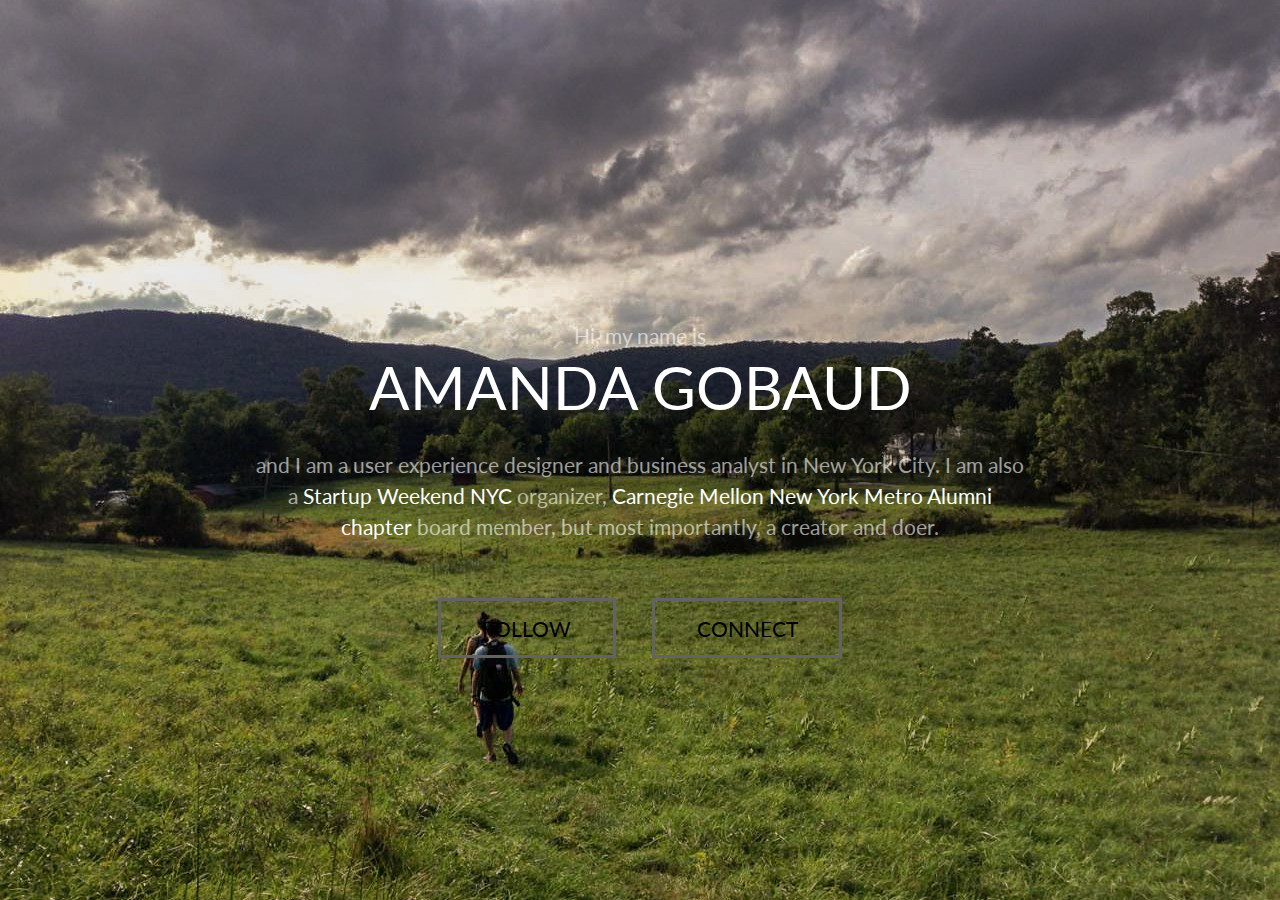
<file: index.html>
<!DOCTYPE html>
<html lang="en">
	<head>
    	<meta charset="utf-8">
    	<title>Amanda Gobaud | User Experience &amp; Interaction Designer</title>
    	<link rel="stylesheet" type="text/css" href="css/stylesheet.css" />
    	<link href='http://fonts.googleapis.com/css?family=Lato:300' rel='stylesheet' type='text/css'>
    	<script type="text/javascript" src='js/jquery-1.10.2.min.js'></script>
    	<script type="text/javascript" src='js/main.js'></script>
    	<script type="text/javascript">
    		$(window).scroll(function() {
		    	var height = $(window).scrollTop();

		    	if($(".title-name").offset().top + $(".title-name").height() - height - 15 <= 0)
		        	$("#nav-amanda-index").fadeIn('slow');

		        else
		        	$("#nav-amanda-index").fadeOut('fast');
			});
    	</script>
    </head>
  	<body>
  	<div class="header-img-wrap">
  		<div class="header-img"></div>
	  	<div class='intro-header-wrap'>
	  		<div class="intro-header">
		  		<div class="eyebrow">Hi, my name is</div>
		    	<div class="title-name">Amanda Gobaud</div>
		    	<div class="intro-text">and I am a user experience designer and business analyst in New York City. I am also a <a href="http://www.up.co/communities/usa/new-york-city/">Startup Weekend NYC</a> organizer, <a href="http://alumni.cmu.edu/s/1410/alumni/index.aspx?sid=1410&gid=1&pgid=443">Carnegie Mellon New York Metro Alumni chapter</a> board member, but most importantly, a creator and doer.</div>
		    	<div class="contact-bubbles-wrapper">
			    		<div class="outline-button"><a href="https://twitter.com/agobaud" class="outline-anchor">Follow</a></div>
		    			<div class="outline-button"><a href="https://www.linkedin.com/profile/view?id=86477710" class="outline-anchor">Connect</a></div>
		    	</div>
  	</body>
</html>
</file>
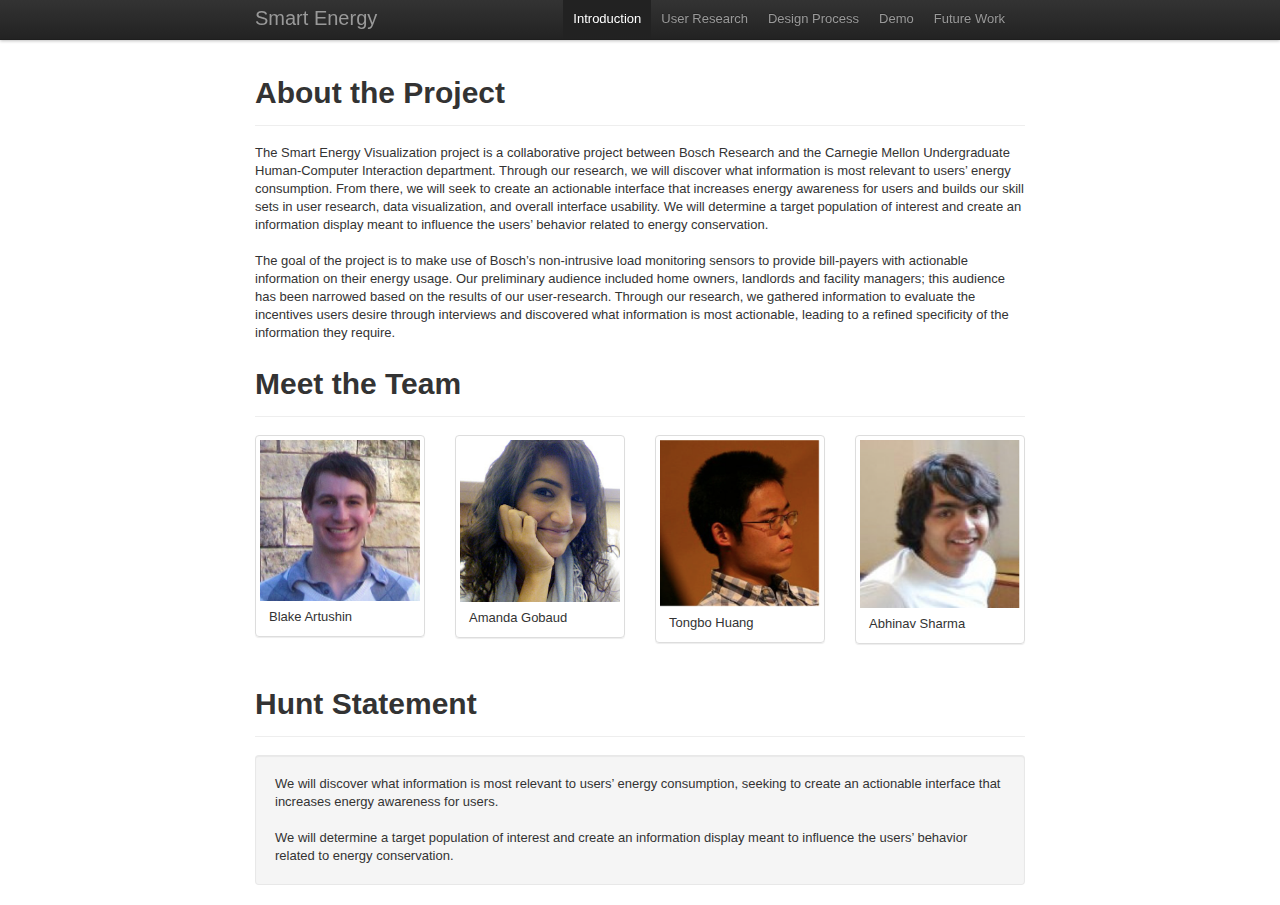
<file: smartenergy/index.html>
<!DOCTYPE html>
<html>
	<head>
		<title>Bosch Smart Energy | Final Project Report</title>
		<link href="css/bootstrap.css" rel="stylesheet" />
		<script src="http://twitter.github.com/bootstrap/assets/js/bootstrap-modal.js"></script>
		<link href="https://raw.github.com/blueimp/Bootstrap-Image-Gallery/master/css/bootstrap-image-gallery.min.css" rel="stylesheet" />
		<link rel="shortcut icon" href="img/favicon.ico">
		<script src="http://code.jquery.com/jquery-1.7.2.min.js"></script>
    <script src="http://blueimp.github.com/cdn/js/bootstrap.min.js"></script>
    <script src="http://blueimp.github.com/JavaScript-Load-Image/load-image.min.js"></script>
    <script src="https://raw.github.com/blueimp/Bootstrap-Image-Gallery/master/js/bootstrap-image-gallery.min.js"></script>
		<script>
			$(document).ready(function() {
				function changeSection(to) {
					console.log(to);
					$(".section").hide();
					$("#" + to).show();
					$(".nav li").removeClass("active");
					$("#act-" + to).addClass("active");
					$("#" + to).show();
					
				}
			
				$(".section").hide();
				$("#introduction").show();
				
				
				$(".navbar li").click(function(e) {
					changeSection(e.target.id.slice(4));
				});
				
			});
		</script>
		<style>
		body {
			padding-top: 60px;
		}
		
		.nav {
			
		}
		.sidebar-nav-fixed {
   			padding: 9px 0;
			position:fixed;
			top:70px;
			width:160px;
		}
		
		iframe {
		  margin-left: auto;
		  margin-right: auto;
		}

		</style>
	</head>
	
	<body>
		<div class="navbar navbar-fixed-top">
      		<div class="navbar-inner">
        		<div class="container">
          		<a class="btn btn-navbar" data-toggle="collapse" data-target=".nav-collapse">
            	<span class="icon-bar"></span>
            	<span class="icon-bar"></span>
            	<span class="icon-bar"></span>
          		</a>
          		<div class="brand" href="#">Smart Energy</div>
          		<div class="nav-collapse">
            	<ul class="nav">
            		<li id="act-introduction" class="active"><a id="nav-introduction" href="#">Introduction</a></li>
              		<li id="act-research"><a id="nav-research" href="#">User Research</a></li>
              		<li id="act-process"><a id="nav-process" href="#">Design Process</a></li>
              		<li id="act-demo"><a id="nav-demo" href="#">Demo</a></li>
              		<li id="act-future"><a id="nav-future" href="#">Future Work</a></li>
            	</ul>
          		</div><!--/.nav-collapse -->
        		</div>
      		</div>
    	</div>
    	
    	<!-- each section is  large page in the black top bar -->
    	<div class="container section" id="introduction">
    		<div class="row">
    			<div class="span8">
    				<div class="page-header">
						<h1>About the Project</h1>
  					</div>
  					<p>The Smart Energy Visualization project is a collaborative project between Bosch Research and the Carnegie Mellon Undergraduate Human-Computer Interaction department. Through our research, we will discover what information is most relevant to users&#146; energy consumption. From there, we will seek to create an actionable interface that increases energy awareness for users and builds our skill sets in user research, data visualization, and overall interface usability. We will determine a target population of interest and create an information display meant to influence the users&#146; behavior related to energy conservation.
  					<br /><br />
            The goal of the project is to make use of Bosch&#146;s non-intrusive load monitoring sensors to provide bill-payers with actionable information on their energy usage. Our preliminary audience included home owners, landlords and facility managers; this audience has been narrowed based on the results of our user-research. Through our research, we gathered information to evaluate the incentives users desire through interviews and discovered what information is most actionable, leading to a refined specificity of the information they require.</p>
  				</div>
    		</div>
    		
    		<div class="row" >
    			<div class="span8">
    				<div class="page-header">
						<h1>Meet the Team</h1>
  					</div>
  					<ul class="thumbnails">
  						<li class="span2">
						    <div class="thumbnail">
						      <img src="img/blake_profile.JPG" alt="">
						      <div class="caption">
						    Blake Artushin
						    </div>
						    </div>
						    
						</li>
						
						<li class="span2">
						    <div class="thumbnail">
						      <img src="img/profile_amanda.jpg" alt="">
						      <div class="caption">
						    Amanda Gobaud
						    </div>
						    </div>
						    
						</li>
						
						<li class="span2">
						    <div class="thumbnail">
						      <img src="img/tongbo.png" >
						      <div class="caption">
						    Tongbo Huang
						    </div>
						    </div>
						    
						</li>
						
						<li class="span2">
						    <div class="thumbnail">
						      <img src="img/abhinav.png" >
						      <div class="caption">
						    Abhinav Sharma
						    </div>
						    </div>
						    
						</li>
					</ul>
    			</div>
    		</div>
    		
    		
    		<div class="row">
    			<div class="span8">
    				<div class="page-header">
						<h1>Hunt Statement</h1>
  					</div>
  					<div class="well">
  						We will discover what information is most relevant to users&#146; energy consumption, seeking to create an actionable interface that increases energy awareness for users.
                <br /> <br />
              We will determine a target population of interest and create an information display meant to influence the users&#146; behavior related to energy conservation.
  					</div>
    			</div>
    		</div>
    		
    		
    		
    	</div>
    	
    	<div class="container section" id="research">
    	  <div class="row">
    			<div class="span8">
    				<div class="page-header">
						<h1>Key Takeaways</h1>
  					</div>
  					<p>
  					  Through our user research process documented below, we narrowed the scope of the project
  					  to home owners. Furthermore, specific to home owners, we listed some design goals:
  					  
  					  <ul>
  					    
  					    <li>Disaggregated information has been proven to be effective in helping
  					      save energy (from literature review)</li>
  					    
  					    <li>Goal setting helps with curtailing energy usage if the goals are specific.</li>
  					    
  					    <li>There is a very wide range of how much home owners care about energy use.
  					    </li>
  					      
  					    <li>Home owners do not consider their electric bills to be private or sensitive 
  					        information
    					  </li>
    					  
    					  <li>Users would like to be made aware of anomalies in their energy usage.</li>
  					  </ul>
  					</p>
  					
  					
    			</div>
    		</div>
    		
    		
    		<div class="row">
    			<div class="span8">
    				<div class="page-header">
						<h1>User Research Report</h1>
  					</div>
  					<iframe class="scribd_iframe_embed" src="http://www.scribd.com/embeds/93703641/content?start_page=1&view_mode=list&access_key=key-muv2a4p8cidd2o8yxbv" data-auto-height="true" data-aspect-ratio="0.772727272727273" scrolling="no" id="doc_34616" width="100%" height="600" frameborder="0"></iframe>
  					
  					
    			</div>
    		</div>
    		
    		
    	</div>
  	
    	
    	<div class="container section" id="process">
    	  
    	  <div class="row">
    			<div class="span8">
    				<div class="page-header">
						<h1>Platforms</h1>
  					</div>
  					  <p>In the early part of the design process, we considered different interfaces
  					    for the system to potentially use. These were:
  					    
  					    <ul>
  					      <li><b>Mobile:</b> The major advantage of using a mobile interface is that
  					        its easy for the user to access from wherever they are. The major disadvantage
  					        is that the screen is small and thus may be inconvenient for complex
  					        visualizations. Through iteration, we realized that people want simple
  					        visualizations and thus eliminated the need for a very large screen. We thus
  					        chose mobile for our final implementation.</li>
  					      
  					      <li><b>Web:</b> A web based display is good because it is accessible from a 
  					        large number of devices but is still large enough to accommodate complex
  					        visualizations and graphs. However, it is not as accessible as mobile.</li>
  					      
  					      <li><b>Wall Mounted:</b> The main advantage to a wall-mounted display is that
  					        it is dedicated to the device and does not have the overhead of requiring
  					        a computer/phone to operate. However, it does not have the mobility of a phone
  					        and adds overhead cost.</li>
  					    </ul></p>
  					    
  					    <p>We storyboarded and sketched frames for each use case to help us with walking 
  					      through potential use cases with users while speed-dating the concepts</p>
  					      
  					      <iframe class="scribd_iframe_embed" src="http://www.scribd.com/embeds/93709758/content?start_page=1&view_mode=list&access_key=key-2dmia92hn35lwpgq9kzc" data-auto-height="true" data-aspect-ratio="1.33333333333333" scrolling="no" id="doc_42029" width="100%" height="600" frameborder="0"></iframe>
  					  
  					
    			</div>
    		</div>
    		
    		<div class="row">
    			<div class="span8">
    				<div class="page-header">
						<h1>Personas</h1>
  					</div>
  					  <p>In order to accommodate the needs of our different user groups, we generated 
  					    three very different personas. As we worked through concepts, we related concepts
  					    to the mindset of each of these personas to see if our solution would be consistent
  					    with the needs of each kind of user.</p>
  					    
  					    <iframe class="scribd_iframe_embed" src="http://www.scribd.com/embeds/93705835/content?start_page=1&view_mode=list&access_key=key-2c65fwk287ctcx6whkr" data-auto-height="true" data-aspect-ratio="1.33333333333333" scrolling="no" id="doc_14531" width="100%" height="600" frameborder="0"></iframe>
  					
    			</div>
    		</div>
    			
    			
    	  <div class="row">
    			<div class="span8">
    				<div class="page-header">
						<h1>Design Implications from Research</h1>
  					</div>
  					<h2>Ambient Information</h2>
  					<p>We learnt from research that users do not want to constantly keep checking on
  					  their energy usage. Instead, they would prefer being notified of any anomalies
  					  or significant changes in their usage behavior.</p>
  					  
  					<p>We have made this a core feature of our application by making the home page
  					  have a notification system that adapts over time to the user's needs.</p>
  					  
  					<ul class="thumbnails">  
            <li class="span4">
              <a href="#" target="_blank" class="thumbnail">
                <img src="img/notif1.png" >
                <div class="caption">Actions Inbox on home page</div>
              </a>
            </li>
            <li class="span4">
              <a href="#" target="_blank" class="thumbnail">
                <img src="img/notif2.png" >
                <div class="caption">Suggested actions</div>
              </a>
            </li>
            <li class="span4">
              <a href="#" target="_blank" class="thumbnail">
                <img src="img/notif3.png" >
                <div class="caption">Previously taken actions.</div>
              </a>
            </li>
            <li class="span4">
              <a href="#" target="_blank" class="thumbnail">
                <img src="img/notif4.png" >
                <div class="caption">Previously taken actions.</div>
              </a>
            </li>
            </ul>
  					  
  					
  					<h2>Diverse User Needs</h2>
  					  <p>We discovered through our user research that even within home owners
  					    the information requirement of the audience was greatly varied. The 
  					    one common need was to be told of anomalies through a messaging system.</p>
  					  
  					  <p>Thus, we designed the home page to be flexible and work with interchageble
  					    widgets that the user can enable and disable to get the information most
  					    relevant to them on their home page.</p>
  					
  					<ul class="thumbnails">  
            
            <li class="span4">
              <a href="#" target="_blank" class="thumbnail">
                <img src="img/widget1.png" >
                <div class="caption">Energy Budget Widget.</div>
              </a>
            </li>
            <li class="span4">
              <a href="#" target="_blank" class="thumbnail">
                <img src="img/widget2.png" >
                <div class="caption">Live Usage Widget.</div>
              </a>
            </li>
            </ul>
  					
  					<h2>Willingness to Share</h2>
  					  <p>We discovered that people do not consider their energy usage information to
  					    be private or sensitive and are thus willing to share it with others. To 
  					    leverage this, we designed methods to help people compare their usage
  					    information with friends as well as a reference point for other similar 
  					    households.</p>
  					
  					<ul class="thumbnails">  
            <li class="span4">
              <a href="#" class="thumbnail">
                <img src="img/peer1.png" >
                <div class="caption">Choose friends to compare to</div>
                </a>
            </li>
            <li class="span4">
              <a href="#" class="thumbnail">
                <img src="img/peer2.png" >
                <div class="caption">Comparison to friend and an intelligently determined average</div>
                </a>
            </li>
            </ul>
  					
  					<h2>Effectively Using Disaggregated Information</h2>
  					  <p>Our literature review proved that disaggregated information was effective
  					    in lowering energy use but did not mention exactly how it was used. We visualized
  					    disaggregated information in multiple ways including the ability to see usage
  					    information by device.</p>
  					
  					<ul class="thumbnails">  
            <li class="span4">
              <a href="#" class="thumbnail">
                <img src="img/appl1.png" >
                <div class="caption">Appliance list sorted by usage</div>
                </a>
            </li>
            <li class="span4">
              <a href="#" class="thumbnail">
                <img src="img/appl2.png" >
                <div class="caption">Time series for each appliance</div>
                </a>
            </li>
            </ul>
  					  
  					  <p>Also, we allow users to compare energy usage between their devices using a treemap, 
  					    which we chose over a pie chart because it scales better to more devices.</p>
  					
  					<ul class="thumbnails">  
            <li class="span4">
                <a href="#" class="thumbnail">
                <img src="img/appl3.png" >
                <div class="caption">Appliance usage breakdown</div>
                </a>
            </li>
            </ul>
    			</div>
    		</div>
    		
    		</div>
    		
    		
    	  
    	</div>
 	
    	
    	<div class="container section" id="demo">
    		<div class="row">
    			<div class="span8">
    				<div class="page-header">
						<h1>Demo</h1>
  					</div>
  					
  					<p>
  					Below is the actual mobile prototype inside of an iframe to replicate the aspect ratio
  					of a phone. In case you want to access the demo directly, use this <a href="demo/index.html">link</a>. Please keep in mind that the demo uses static data and some links
  					do not follow through because they are redundant. Our goal with the demo is to provide
  					a high level idea of the interface design, not completely simulate a working enviornment.</p>
  					
  					<iframe class="thumbnail" width="400" height="532" src="demo/index.html"></iframe>
  				</div>
    		</div>
    	</div>
    	
    	
    	<div class="container section" id="future">
    		<div class="row">
    			<div class="span8">
    				<div class="page-header">
						<h1>Future Work</h1>
  					</div>
  					<p>We tried incorporating most ideas possible into our design. However, since we were
  					  constantly iterating until the end, there are some design ideas as well as important
  					  points that we would like to point out as important when designing such a system in the
  					   future</p>
  					
  					<ul>
  					  <li><b>Web Version:</b> We initially prototyped a web version of the product that we 
  					    then abandoned due to time constraints. However, we originally imagined this as a
  					    combination of a web and mobile interface. The larger screen is better suited to 
  					    detailed analysis of the data and higher fidelity visualizations. 
  					  </li>
  					  
  					  <li><b>Other Audiences:</b> A large part of our initial research was focused on 
  					    determining use cases for this system for lanlords and facility managers. We ultimately
  					    chose to design for home owners because of ease of access and their control over the
  					    household, however we found strong demand for the system within small business owners and
  					    landlords. These audiences should by no means be considered a bad fit for the system.
  					  </li>
              
              <li><b>Notifications and Feedback:</b> The notification system was designed to allow for
  					    user feedback. It is critical that the system learns from feedback and adjusts to showing
  					    or hiding similar information in the future depending on the user's choices. The 
  					    notification system itself would require significantly more behavioral study to determine
  					    effective techniques for changing user behavior over time. Our intention with the
  					    notification system was to put in place a framework for communicating directly about
  					    issues with the user. However, the content for this system is in itself a very challenging
  					    problem.
  					  </li>
  					  
  					  <li><b>Extending Widgets:</b> The development of home page widgets as a flexible 
  					    interchangeble set of visualizations was a fairly late decision in the design
  					    process. Since the intent of widgets is to allow the user to have the information
  					    most useful to them on the home page, widgets could be extended with more visualizations 
  					    as well as the ability to put up graphs for certain devices or any other page in the
  					    website as a widget.
  					  </li>
  					  
  					</ul>
  				</div>
    		</div>
    	</div>
    	
    	

	
	
	</body>
</html>
</file>
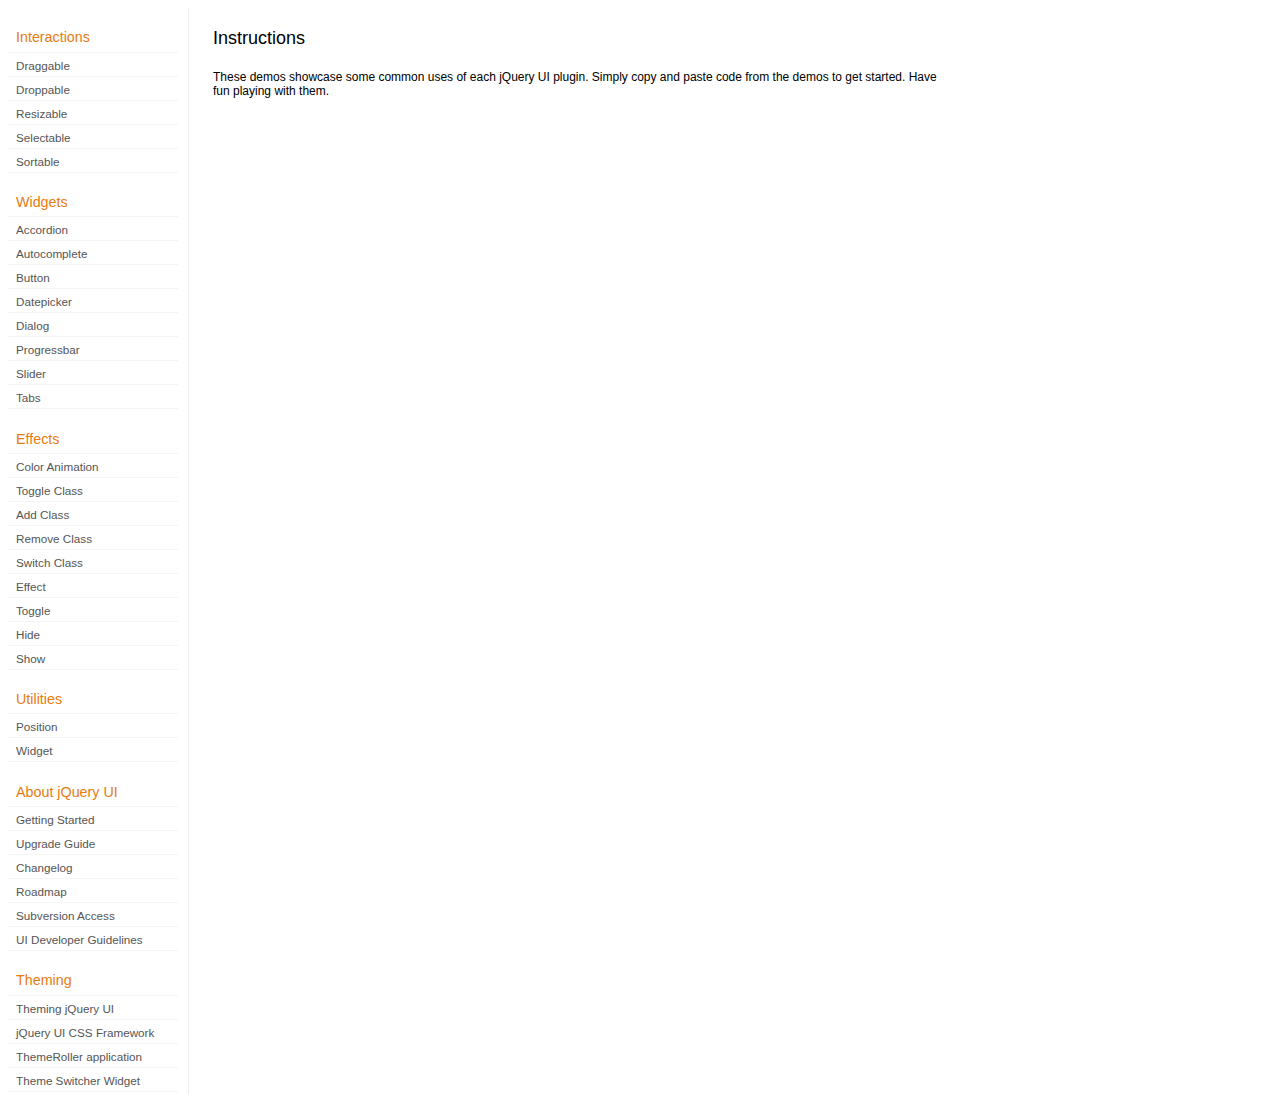
<file: smartenergy/demo/static/js/progressbar-tooltip/development-bundle/demos/index.html>
<!DOCTYPE html>
<html lang="en">
<head>
	<meta charset="utf-8">
	<title>jQuery UI Demos</title>
	<link rel="stylesheet" href="../themes/base/jquery.ui.all.css">
	<link rel="stylesheet" href="demos.css">
	<script src="../jquery-1.7.1.js"></script>
	<script src="../external/jquery.bgiframe-2.1.2.js"></script>
	<script src="../ui/jquery.ui.core.js"></script>
	<script src="../ui/jquery.ui.widget.js"></script>
	<script src="../ui/jquery.ui.mouse.js"></script>
	<script src="../ui/jquery.ui.accordion.js"></script>
	<script src="../ui/jquery.ui.autocomplete.js"></script>
	<script src="../ui/jquery.ui.button.js"></script>
	<script src="../ui/jquery.ui.datepicker.js"></script>
	<script src="../ui/jquery.ui.dialog.js"></script>
	<script src="../ui/jquery.ui.draggable.js"></script>
	<script src="../ui/jquery.ui.droppable.js"></script>
	<script src="../ui/jquery.ui.position.js"></script>
	<script src="../ui/jquery.ui.progressbar.js"></script>
	<script src="../ui/jquery.ui.resizable.js"></script>
	<script src="../ui/jquery.ui.selectable.js"></script>
	<script src="../ui/jquery.ui.slider.js"></script>
	<script src="../ui/jquery.ui.sortable.js"></script>
	<script src="../ui/jquery.ui.tabs.js"></script>
	<script src="../ui/jquery.effects.core.js"></script>
	<script src="../ui/jquery.effects.blind.js"></script>
	<script src="../ui/jquery.effects.bounce.js"></script>
	<script src="../ui/jquery.effects.clip.js"></script>
	<script src="../ui/jquery.effects.drop.js"></script>
	<script src="../ui/jquery.effects.explode.js"></script>
	<script src="../ui/jquery.effects.fold.js"></script>
	<script src="../ui/jquery.effects.highlight.js"></script>
	<script src="../ui/jquery.effects.pulsate.js"></script>
	<script src="../ui/jquery.effects.scale.js"></script>
	<script src="../ui/jquery.effects.shake.js"></script>
	<script src="../ui/jquery.effects.slide.js"></script>
	<script src="../ui/jquery.effects.transfer.js"></script>
	<script src="../ui/i18n/jquery.ui.datepicker-af.js"></script>
	<script src="../ui/i18n/jquery.ui.datepicker-ar.js"></script>
	<script src="../ui/i18n/jquery.ui.datepicker-ar-DZ.js"></script>
	<script src="../ui/i18n/jquery.ui.datepicker-az.js"></script>
	<script src="../ui/i18n/jquery.ui.datepicker-bs.js"></script>
	<script src="../ui/i18n/jquery.ui.datepicker-bg.js"></script>
	<script src="../ui/i18n/jquery.ui.datepicker-ca.js"></script>
	<script src="../ui/i18n/jquery.ui.datepicker-cs.js"></script>
	<script src="../ui/i18n/jquery.ui.datepicker-cy-GB.js"></script>
	<script src="../ui/i18n/jquery.ui.datepicker-da.js"></script>
	<script src="../ui/i18n/jquery.ui.datepicker-de.js"></script>
	<script src="../ui/i18n/jquery.ui.datepicker-el.js"></script>
	<script src="../ui/i18n/jquery.ui.datepicker-en-AU.js"></script>
	<script src="../ui/i18n/jquery.ui.datepicker-en-GB.js"></script>
	<script src="../ui/i18n/jquery.ui.datepicker-en-NZ.js"></script>
	<script src="../ui/i18n/jquery.ui.datepicker-eo.js"></script>
	<script src="../ui/i18n/jquery.ui.datepicker-es.js"></script>
	<script src="../ui/i18n/jquery.ui.datepicker-et.js"></script>
	<script src="../ui/i18n/jquery.ui.datepicker-eu.js"></script>
	<script src="../ui/i18n/jquery.ui.datepicker-fa.js"></script>
	<script src="../ui/i18n/jquery.ui.datepicker-fi.js"></script>
	<script src="../ui/i18n/jquery.ui.datepicker-fo.js"></script>
	<script src="../ui/i18n/jquery.ui.datepicker-fr.js"></script>
	<script src="../ui/i18n/jquery.ui.datepicker-fr-CH.js"></script>
	<script src="../ui/i18n/jquery.ui.datepicker-gl.js"></script>
	<script src="../ui/i18n/jquery.ui.datepicker-he.js"></script>
	<script src="../ui/i18n/jquery.ui.datepicker-hi.js"></script>
	<script src="../ui/i18n/jquery.ui.datepicker-hr.js"></script>
	<script src="../ui/i18n/jquery.ui.datepicker-hu.js"></script>
	<script src="../ui/i18n/jquery.ui.datepicker-hy.js"></script>
	<script src="../ui/i18n/jquery.ui.datepicker-id.js"></script>
	<script src="../ui/i18n/jquery.ui.datepicker-is.js"></script>
	<script src="../ui/i18n/jquery.ui.datepicker-it.js"></script>
	<script src="../ui/i18n/jquery.ui.datepicker-ja.js"></script>
	<script src="../ui/i18n/jquery.ui.datepicker-kk.js"></script>
	<script src="../ui/i18n/jquery.ui.datepicker-km.js"></script>
	<script src="../ui/i18n/jquery.ui.datepicker-ko.js"></script>
	<script src="../ui/i18n/jquery.ui.datepicker-lb.js"></script>
	<script src="../ui/i18n/jquery.ui.datepicker-lt.js"></script>
	<script src="../ui/i18n/jquery.ui.datepicker-lv.js"></script>
	<script src="../ui/i18n/jquery.ui.datepicker-mk.js"></script>
	<script src="../ui/i18n/jquery.ui.datepicker-ml.js"></script>
	<script src="../ui/i18n/jquery.ui.datepicker-ms.js"></script>
	<script src="../ui/i18n/jquery.ui.datepicker-nl.js"></script>
	<script src="../ui/i18n/jquery.ui.datepicker-nl-BE.js"></script>
	<script src="../ui/i18n/jquery.ui.datepicker-no.js"></script>
	<script src="../ui/i18n/jquery.ui.datepicker-pl.js"></script>
	<script src="../ui/i18n/jquery.ui.datepicker-pt.js"></script>
	<script src="../ui/i18n/jquery.ui.datepicker-pt-BR.js"></script>
	<script src="../ui/i18n/jquery.ui.datepicker-rm.js"></script>
	<script src="../ui/i18n/jquery.ui.datepicker-ro.js"></script>
	<script src="../ui/i18n/jquery.ui.datepicker-ru.js"></script>
	<script src="../ui/i18n/jquery.ui.datepicker-sk.js"></script>
	<script src="../ui/i18n/jquery.ui.datepicker-sl.js"></script>
	<script src="../ui/i18n/jquery.ui.datepicker-sq.js"></script>
	<script src="../ui/i18n/jquery.ui.datepicker-sr.js"></script>
	<script src="../ui/i18n/jquery.ui.datepicker-sr-SR.js"></script>
	<script src="../ui/i18n/jquery.ui.datepicker-sv.js"></script>
	<script src="../ui/i18n/jquery.ui.datepicker-ta.js"></script>
	<script src="../ui/i18n/jquery.ui.datepicker-th.js"></script>
	<script src="../ui/i18n/jquery.ui.datepicker-tj.js"></script>
	<script src="../ui/i18n/jquery.ui.datepicker-tr.js"></script>
	<script src="../ui/i18n/jquery.ui.datepicker-uk.js"></script>
	<script src="../ui/i18n/jquery.ui.datepicker-vi.js"></script>
	<script src="../ui/i18n/jquery.ui.datepicker-zh-CN.js"></script>
	<script src="../ui/i18n/jquery.ui.datepicker-zh-HK.js"></script>
	<script src="../ui/i18n/jquery.ui.datepicker-zh-TW.js"></script>
	<script>
	$(function() {
		
		$('.left-nav a').click(function(ev) {
			window.location.hash = this.href.replace(/.+\/([^\/]+)\/index\.html/,'$1') + '|default';
			loadPage(this.href);
			$('.left-nav a.selected').removeClass('selected');
			$(this).addClass('selected');
			ev.preventDefault();
		});
		
		if (window.location.hash) {
			if (window.location.hash.indexOf('|') === -1) {
				window.location.hash += '|default';	
			}			
			var path = window.location.href.replace(/(index\.html)?#/,'');
			path = path.replace('\|','/') + '.html';
			loadPage(path);
		}		

		function loadPage(path) {			
			var section = path.replace(/\/[^\/]+\.html/,'');
			var header = section.replace(/.+\/([^\/]+)/,'$1').replace(/_/, ' ');
			
			$('td.normal div.normal')
				.empty()
				.append('<h4 class="demo-subheader">Functional demo:</h4>')
				.append('<h3 class="demo-header">'+ header +'</h3>')
				.append('<div id="demo-config"></div>')
				.find('#demo-config')
					.append('<div id="demo-frame"></div><div id="demo-config-menu"></div><div id="demo-link"><a class="demoWindowLink" href="#"><span class="ui-icon ui-icon-newwin"></span>Open demo in a new window</a></div>')
					.find('#demo-config-menu')
						.load(section + '/index.html .demos-nav', function() {
							$('#demo-config-menu a').each(function() {
								this.setAttribute('href', section + '/' + this.getAttribute('href').replace(/.+\/([^\/]+)/,'$1'));
								$(this).attr('target', 'demo-frame');
								$(this).click(function() {

									resetDemos();
									
									$(this).parents('ul').find('li').removeClass('demo-config-on');
									$(this).parent().addClass('demo-config-on');
									$('#demo-notes').fadeOut();

									//Set the hash to the actual page without ".html"
									window.location.hash = header + '|' + this.getAttribute('href').match((/\/([^\/\\]+)\.html/))[1];

									loadDemo(this.getAttribute('href'));

									return false;
								});
							});

							if (window.location.hash) {
								var demo = window.location.hash.split('|')[1];
								$('#demo-config-menu a').each(function(){
									if (this.href.indexOf(demo + '.html') !== -1) {
										$(this).parents('ul').find('li').removeClass('demo-config-on');
										$(this).parent().addClass('demo-config-on');									
										loadDemo(this.href);										
									}
								});
							}

							updateDemoNotes();
						})
					.end()
					.find('#demo-link a')
						.bind('click', function(ev){
							window.open(this.href);
							ev.preventDefault();
						})
					.end()
				.end()
			;
			
			resetDemos();
		}
				
		function loadDemo(path) {
			var directory = path.match(/([^\/]+)\/[^\/\.]+\.html$/)[1];
			$.get(path, function(data) {
				var source = data;
				data = data.replace(/<script.*>.*<\/script>/ig,""); // Remove script tags
				data = data.replace(/<\/?link.*>/ig,""); //Remove link tags
				data = data.replace(/<\/?html.*>/ig,""); //Remove html tag
				data = data.replace(/<\/?body.*>/ig,""); //Remove body tag
				data = data.replace(/<\/?head.*>/ig,""); //Remove head tag
				data = data.replace(/<\/?!doctype.*>/ig,""); //Remove doctype
				data = data.replace(/<title.*>.*<\/title>/ig,""); // Remove title tags
				data = data.replace(/((href|src)=["'])(?!(http|#))/ig, "$1" + directory + "/");

				$('#demo-style').remove();
				$('#demo-frame').empty().html(data);
				$('#demo-frame style').clone().appendTo('head').attr('id','demo-style');
				$('#demo-link a').attr('href', path);
				updateDemoNotes();
				updateDemoSource(source);
				
				if (/default.html$/.test(path)) {
					$.get("documentation/docs-" + path.match(/demos\/(.+)\//)[1] + ".html", function(html) {
						$("#demo-source").after(html);
						$("#widget-docs").tabs();
						$(".param-header").click(function() {
							$(this).parent().toggleClass("param-open").end().next().toggle();
						});
						$(".docs-list-header").each(function() {
							var header = $(this);
							var details = header.next().find(".param-details").hide();
							$("a:first", header).click(function() {
								details.show().parent().addClass("param-open");
								return false;
							});
							$("a:last", header).click(function() {
								details.hide().parent().removeClass("param-open");
								return false;
							});
						});
					}, "html" );
				}
			}, "html" );
		}

		function updateDemoNotes() {
			var notes = $('#demo-frame .demo-description');
			if ($('#demo-notes').length == 0) {
				$('<div id="demo-notes"></div>').insertAfter('#demo-config');
			}
			$('#demo-notes').hide().empty().html(notes.html());
			$('#demo-notes').show();
			notes.hide();
		}
		
		function updateDemoSource(source) {
			if ($('#demo-source').length == 0) {
				$('<div id="demo-source"><a href="#" class="source-closed">View Source</a><div><pre><code></code></pre></div></div>').insertAfter('#demo-notes');
				$('#demo-source').find(">a").click(function() {
					$(this).toggleClass("source-closed").toggleClass("source-open").next().toggle();
					return false;
				}).end().find(">div").hide();
			}
			var cleanedSource = source
				.replace('themes/base/jquery.ui.all.css', 'theme/jquery.ui.all.css')
				.replace(/\s*\x3Clink.*demos\x2Ecss.*\x3E\s*/, '\r\n\t')
				.replace(/\x2E\x2E\x2F\x2E\x2E\x2F/g, '');

			$('#demo-source code').empty().text(cleanedSource);
		}
		
		function resetDemos() {
			$.datepicker.setDefaults($.extend({showMonthAfterYear: false}, $.datepicker.regional['']));
			$(".ui-dialog-content").remove();			
		}
				
	});
	</script>
</head>
<body>

<table class="layout-grid" cellspacing="0" cellpadding="0">
	<tr>
		<td class="left-nav">
			<dl class="demos-nav">
				<dt>Interactions</dt>
					<dd><a href="draggable/index.html">Draggable</a></dd>
					<dd><a href="droppable/index.html">Droppable</a></dd>
					<dd><a href="resizable/index.html">Resizable</a></dd>
					<dd><a href="selectable/index.html">Selectable</a></dd>
					<dd><a href="sortable/index.html">Sortable</a></dd>
				<dt>Widgets</dt>
					<dd><a href="accordion/index.html">Accordion</a></dd>
					<dd><a href="autocomplete/index.html">Autocomplete</a></dd>
					<dd><a href="button/index.html">Button</a></dd>
					<dd><a href="datepicker/index.html">Datepicker</a></dd>
					<dd><a href="dialog/index.html">Dialog</a></dd>
					<dd><a href="progressbar/index.html">Progressbar</a></dd>
					<dd><a href="slider/index.html">Slider</a></dd>
					<dd><a href="tabs/index.html">Tabs</a></dd>
				<dt>Effects</dt>
					<dd><a href="animate/index.html">Color Animation</a></dd>
					<dd><a href="toggleClass/index.html">Toggle Class</a></dd>
					<dd><a href="addClass/index.html">Add Class</a></dd>
					<dd><a href="removeClass/index.html">Remove Class</a></dd>
					<dd><a href="switchClass/index.html">Switch Class</a></dd>
					<dd><a href="effect/index.html">Effect</a></dd>
					<dd><a href="toggle/index.html">Toggle</a></dd>
					<dd><a href="hide/index.html">Hide</a></dd>
					<dd><a href="show/index.html">Show</a></dd>
				<dt>Utilities</dt>
					<dd><a href="position/index.html">Position</a></dd>
					<dd><a href="widget/index.html">Widget</a></dd>
				<dt>About jQuery UI</dt>
					<dd><a href="http://jqueryui.com/docs/Getting_Started">Getting Started</a></dd>
					<dd><a href="http://jqueryui.com/docs/Upgrade_Guide">Upgrade Guide</a></dd>					
					<dd><a href="http://jqueryui.com/docs/Changelog">Changelog</a></dd>
					<dd><a href="http://jqueryui.com/docs/Roadmap">Roadmap</a></dd>
					<dd><a href="http://jqueryui.com/docs/Subversion">Subversion Access</a></dd>
					<dd><a href="http://jqueryui.com/docs/Developer_Guide">UI Developer Guidelines</a></dd>
				<dt>Theming</dt>
					<dd><a href="http://jqueryui.com/docs/Theming">Theming jQuery UI</a></dd>
					<dd><a href="http://jqueryui.com/docs/Theming/API">jQuery UI CSS Framework</a></dd>
					<dd><a href="http://jqueryui.com/docs/Theming/Themeroller">ThemeRoller application</a></dd>
					<dd><a href="http://jqueryui.com/docs/Theming/ThemeSwitcher">Theme Switcher Widget</a></dd>

			</dl>
		</td>
		<td class="normal">

			<div class="normal">

					<h3>Instructions</h3>
					<p>
						These demos showcase some common uses of each jQuery UI plugin. Simply copy and paste code from the demos to get started. Have fun playing with them.
					</p>
				
			</div>

		</td>
	</tr>
</table>
</body>
</html>
</file>
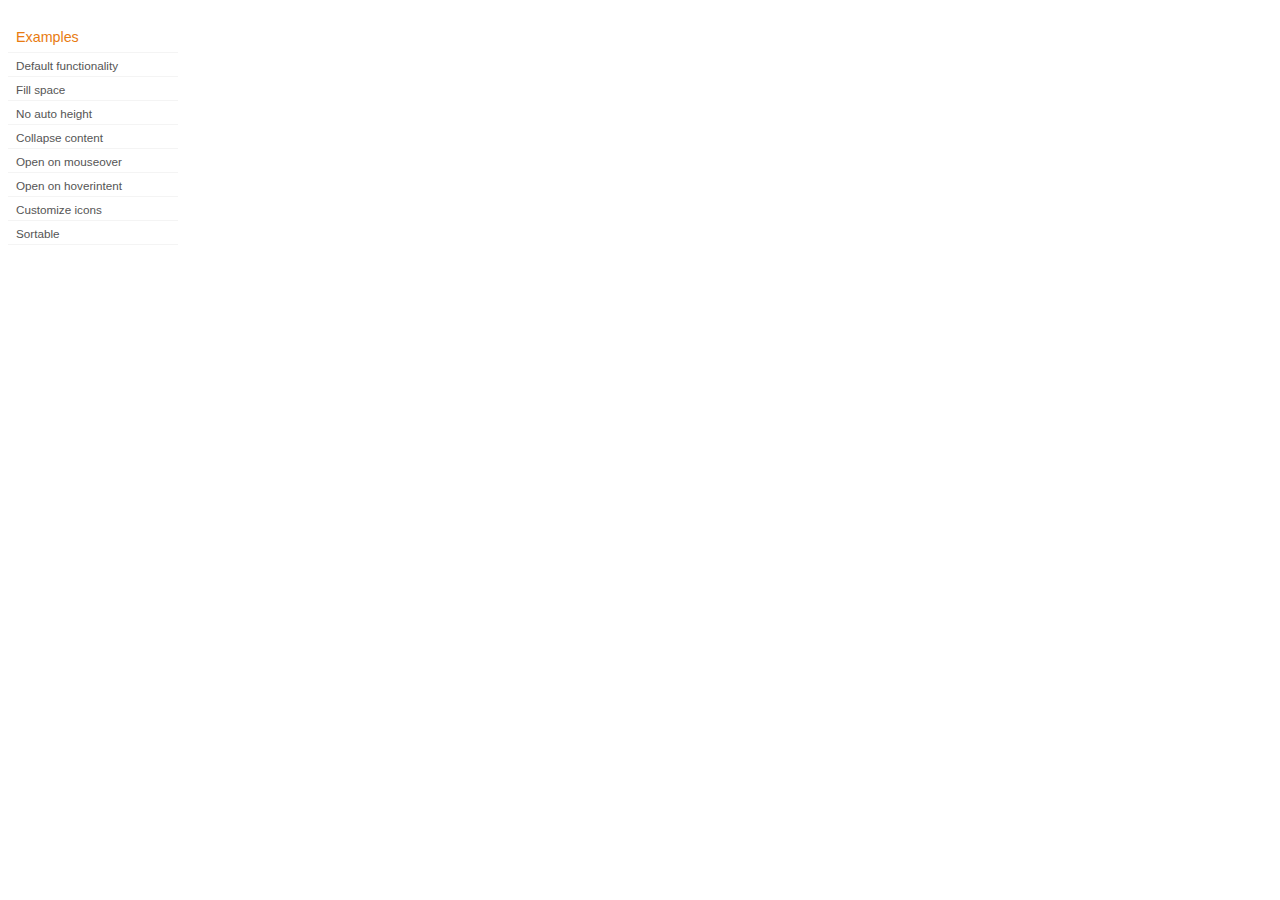
<file: smartenergy/demo/static/js/progressbar-tooltip/development-bundle/demos/accordion/index.html>
<!DOCTYPE html>
<html lang="en">
<head>
	<meta charset="utf-8">
	<title>jQuery UI Accordion Demos</title>
	<link rel="stylesheet" href="../demos.css">
</head>
<body>

<div class="demos-nav">
	<h4>Examples</h4>
	<ul>
		<li class="demo-config-on"><a href="default.html">Default functionality</a></li>
		<li><a href="fillspace.html">Fill space</a></li>
		<li><a href="no-auto-height.html">No auto height</a></li>
		<li><a href="collapsible.html">Collapse content</a></li>
		<li><a href="mouseover.html">Open on mouseover</a></li>
		<li><a href="hoverintent.html">Open on hoverintent</a></li>
		<li><a href="custom-icons.html">Customize icons</a></li>
		<li><a href="sortable.html">Sortable</a></li>
	</ul>
</div>

</body>
</html>
</file>
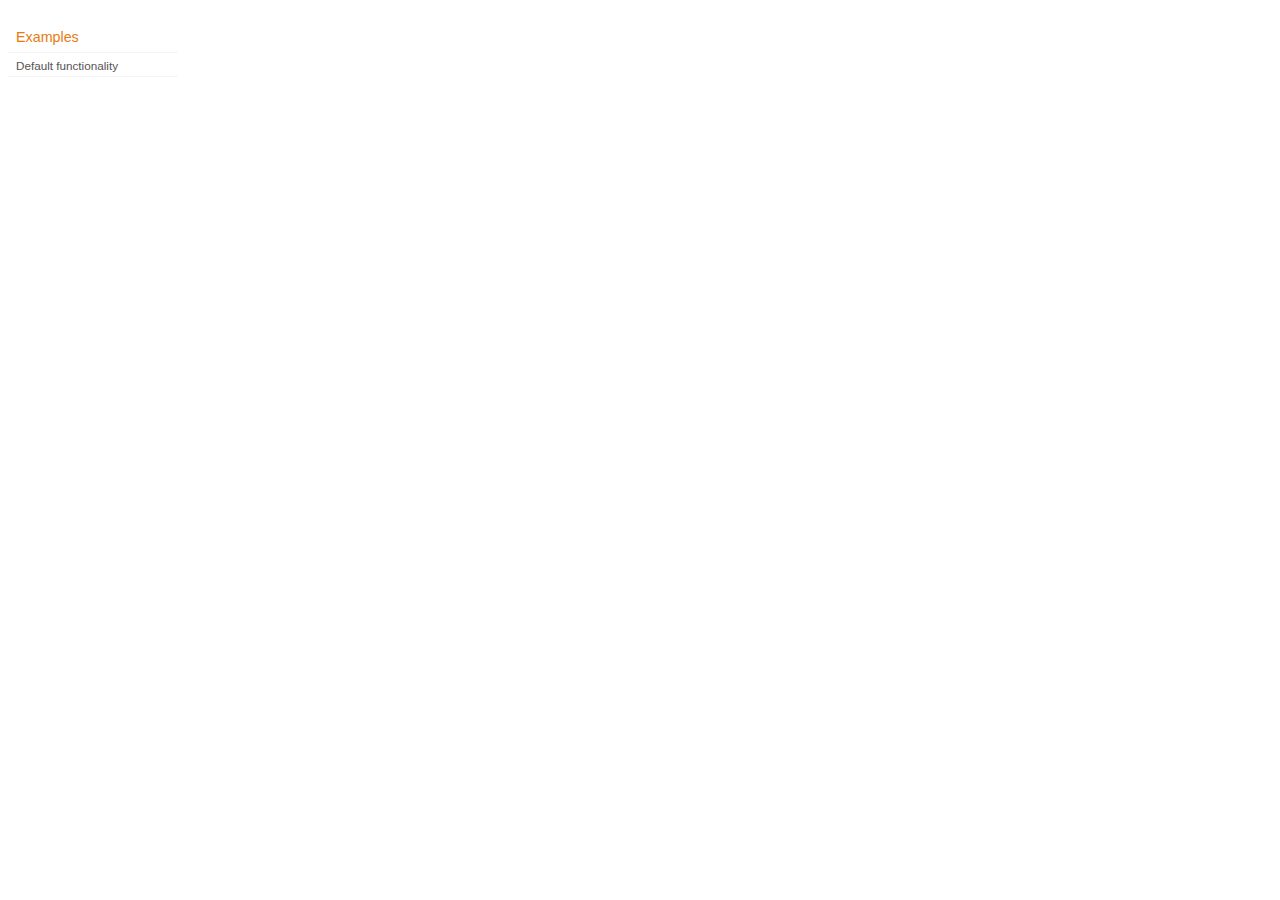
<file: smartenergy/demo/static/js/progressbar-tooltip/development-bundle/demos/addClass/index.html>
<!DOCTYPE html>
<html lang="en">
<head>
	<meta charset="utf-8">
	<title>jQuery UI Effects Demos</title>
	<link rel="stylesheet" href="../demos.css">
</head>
<body>

<div class="demos-nav">
	<h4>Examples</h4>
	<ul>
		<li class="demo-config-on"><a href="default.html">Default functionality</a></li>
	</ul>
</div>

</body>
</html>
</file>
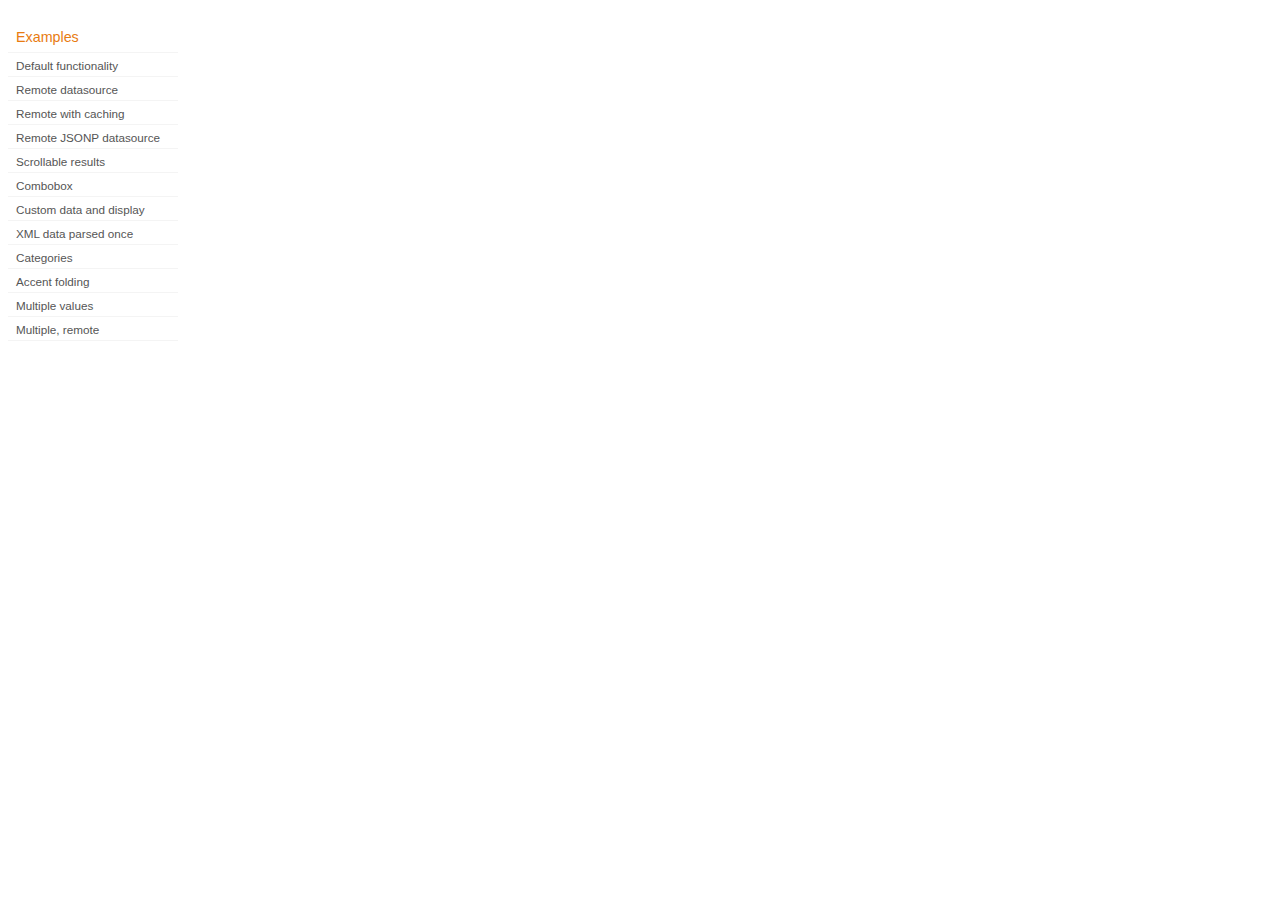
<file: smartenergy/demo/static/js/progressbar-tooltip/development-bundle/demos/autocomplete/index.html>
<!DOCTYPE html>
<html lang="en">
<head>
	<meta charset="utf-8">
	<title>jQuery UI Autocomplete Demos</title>
	<link rel="stylesheet" href="../demos.css">
</head>
<body>
	<div class="demos-nav">
		<h4>Examples</h4>
		<ul>
			<li class="demo-config-on"><a href="default.html">Default functionality</a></li>
			<li><a href="remote.html">Remote datasource</a></li>
			<li><a href="remote-with-cache.html">Remote with caching</a></li>
			<li><a href="remote-jsonp.html">Remote JSONP datasource</a></li>
			<li><a href="maxheight.html">Scrollable results</a></li>
			<li><a href="combobox.html">Combobox</a></li>
			<li><a href="custom-data.html">Custom data and display</a></li>
			<li><a href="xml.html">XML data parsed once</a></li>
			<li><a href="categories.html">Categories</a></li>
			<li><a href="folding.html">Accent folding</a></li>
			<li><a href="multiple.html">Multiple values</a></li>
			<li><a href="multiple-remote.html">Multiple, remote</a></li>
		</ul>
	</div>
</body>
</html>
</file>
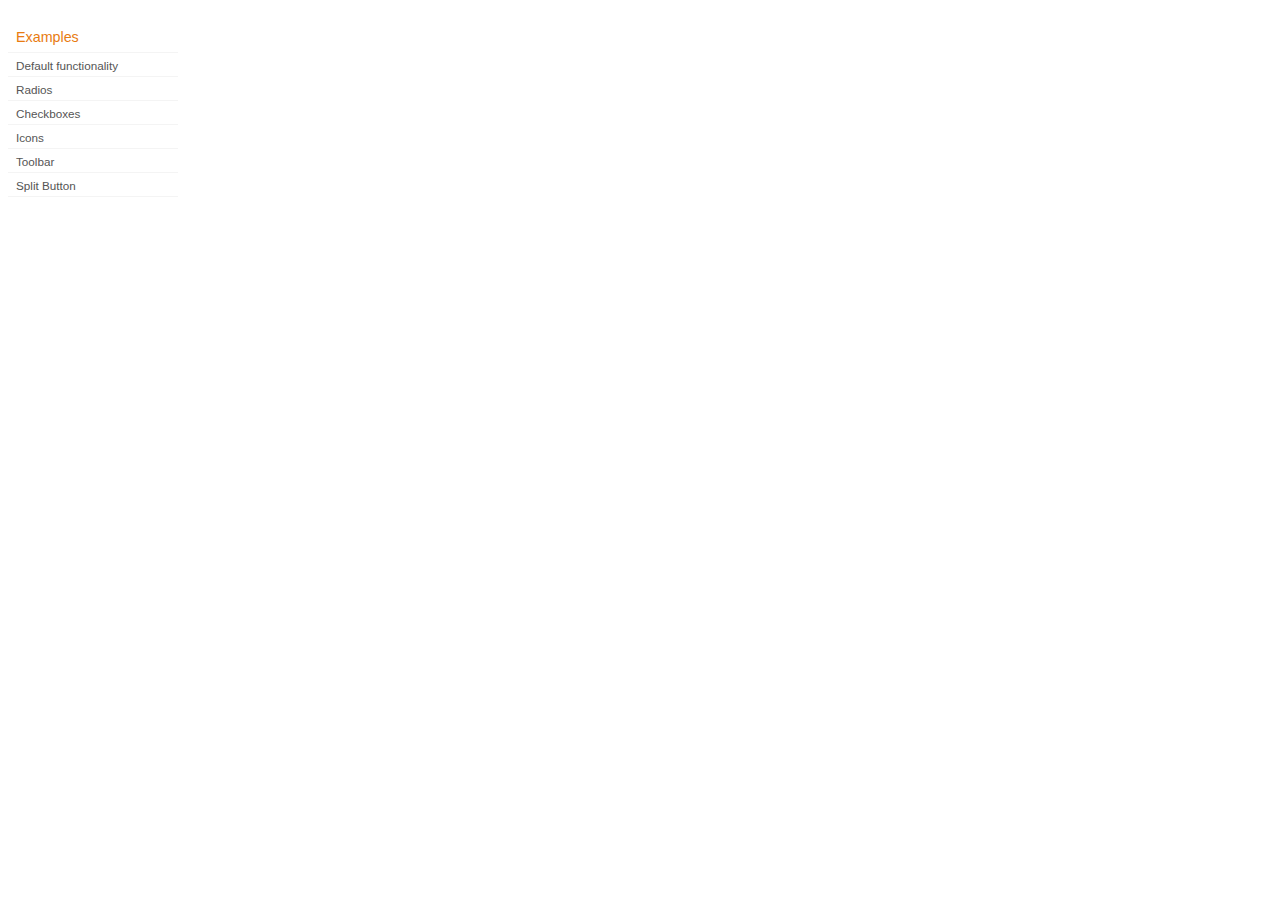
<file: smartenergy/demo/static/js/progressbar-tooltip/development-bundle/demos/button/index.html>
<!DOCTYPE html>
<html lang="en">
<head>
	<meta charset="utf-8">
	<title>jQuery UI Button Demos</title>
	<link rel="stylesheet" href="../demos.css">
</head>
<body>

<div class="demos-nav">
	<h4>Examples</h4>
	<ul>
		<li class="demo-config-on"><a href="default.html">Default functionality</a></li>
		<li><a href="radio.html">Radios</a></li>
		<li><a href="checkbox.html">Checkboxes</a></li>
		<li><a href="icons.html">Icons</a></li>
		<li><a href="toolbar.html">Toolbar</a></li>
		<li><a href="splitbutton.html">Split Button</a></li>
	</ul>
</div>

</body>
</html>
</file>
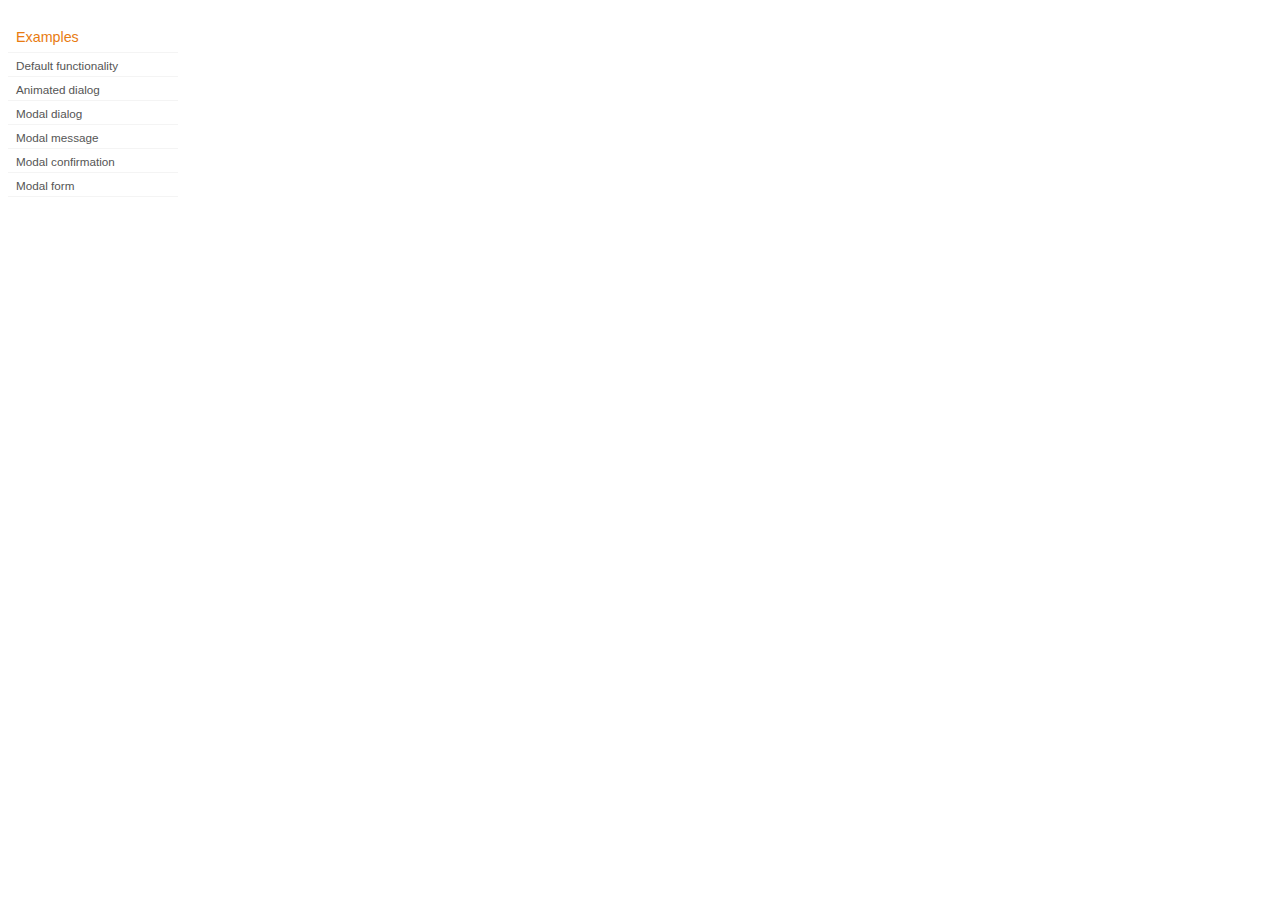
<file: smartenergy/demo/static/js/progressbar-tooltip/development-bundle/demos/dialog/index.html>
<!DOCTYPE html>
<html lang="en">
<head>
	<meta charset="utf-8">
	<title>jQuery UI Dialog Demos</title>
	<link rel="stylesheet" href="../demos.css">
</head>
<body>

<div class="demos-nav">
	<h4>Examples</h4>
	<ul>
		<li class="demo-config-on"><a href="default.html">Default functionality</a></li>
		<li><a href="animated.html">Animated dialog</a></li>
		<li><a href="modal.html">Modal dialog</a></li>
		<li><a href="modal-message.html">Modal message</a></li>
		<li><a href="modal-confirmation.html">Modal confirmation</a></li>
		<li><a href="modal-form.html">Modal form</a></li>
	</ul>
</div>

</body>
</html>
</file>
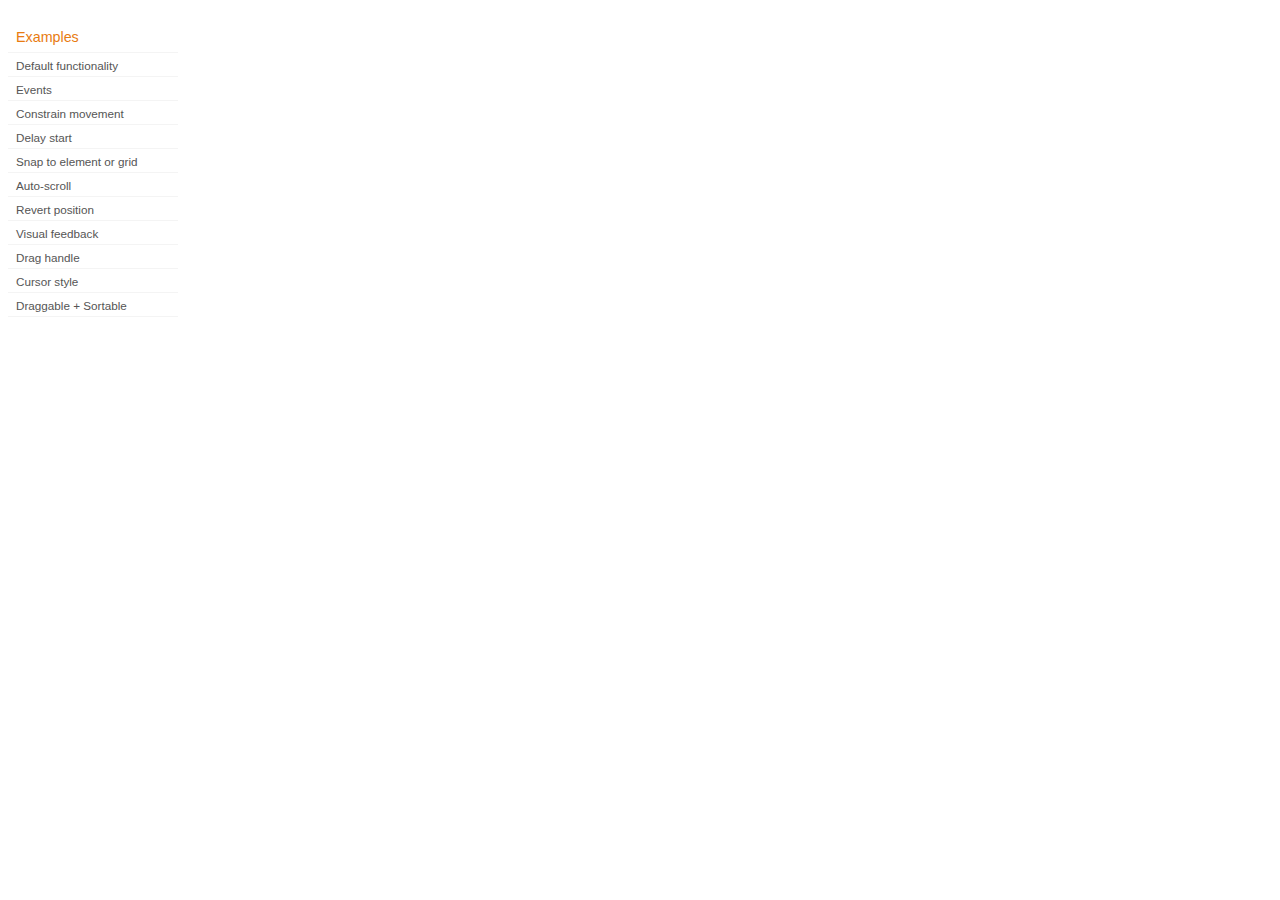
<file: smartenergy/demo/static/js/progressbar-tooltip/development-bundle/demos/draggable/index.html>
<!DOCTYPE html>
<html lang="en">
<head>
	<meta charset="utf-8">
	<title>jQuery UI Draggable Demos</title>
	<link rel="stylesheet" href="../demos.css">
</head>
<body>

<div class="demos-nav">
	<h4>Examples</h4>
	<ul>
		<li class="demo-config-on"><a href="default.html">Default functionality</a></li>
		<li><a href="events.html">Events</a></li>
		<li><a href="constrain-movement.html">Constrain movement</a></li>
		<li><a href="delay-start.html">Delay start</a></li>
		<li><a href="snap-to.html">Snap to element or&#160;grid</a></li>
		<li><a href="scroll.html">Auto-scroll</a></li>
		<li><a href="revert.html">Revert position</a></li>
		<li><a href="visual-feedback.html">Visual feedback</a></li>
		<li><a href="handle.html">Drag handle</a></li>
		<li><a href="cursor-style.html">Cursor style</a></li>
		<li><a href="sortable.html">Draggable + Sortable</a></li>
	</ul>
</div>

</body>
</html>
</file>
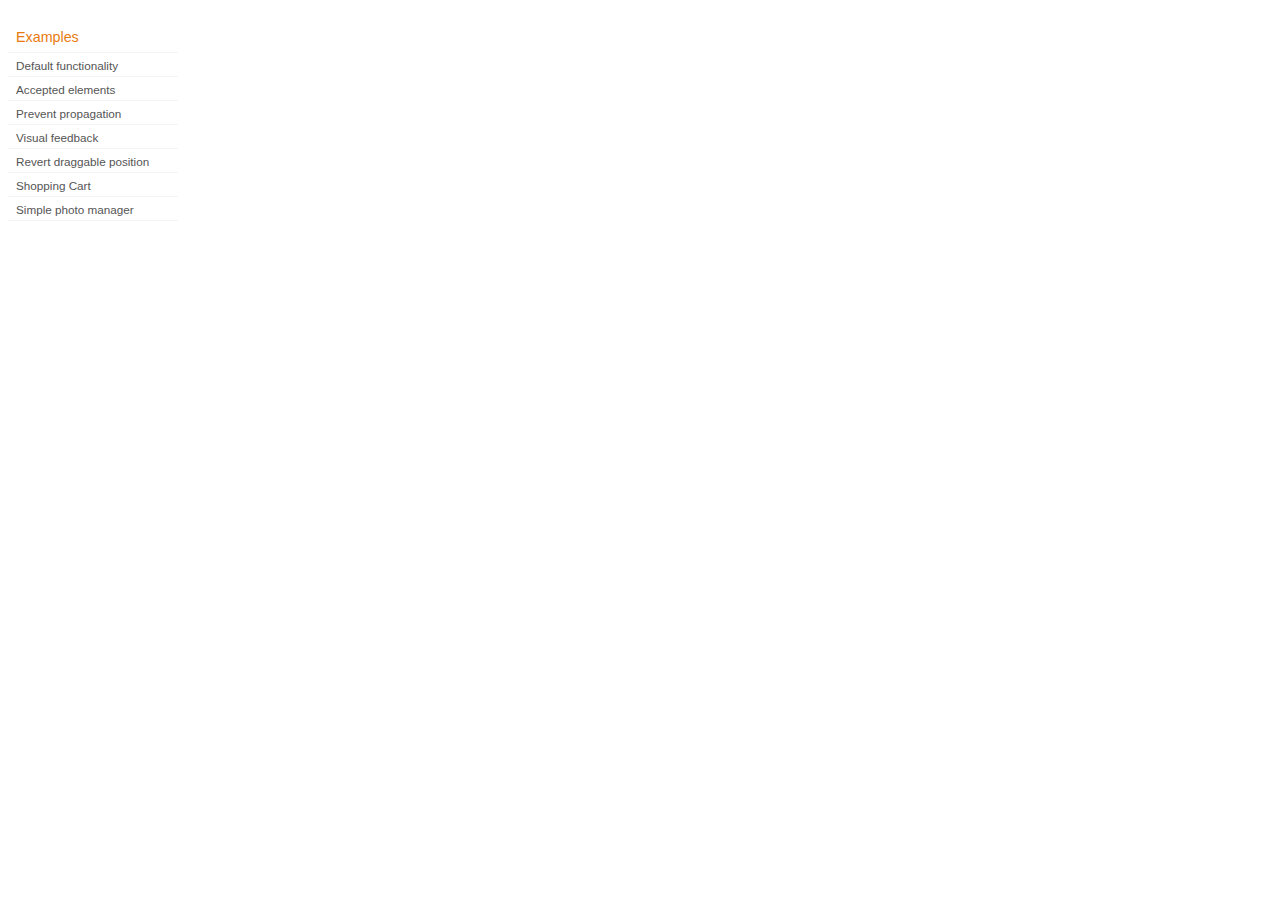
<file: smartenergy/demo/static/js/progressbar-tooltip/development-bundle/demos/droppable/index.html>
<!DOCTYPE html>
<html lang="en">
<head>
	<meta charset="utf-8">
	<title>jQuery UI Droppable Demos</title>
	<link rel="stylesheet" href="../demos.css">
</head>
<body>

<div class="demos-nav">
	<h4>Examples</h4>
	<ul>
		<li class="demo-config-on"><a href="default.html">Default functionality</a></li>
		<li><a href="accepted-elements.html">Accepted elements</a></li>
		<li><a href="propagation.html">Prevent propagation</a></li>
		<li><a href="visual-feedback.html">Visual feedback</a></li>
		<li><a href="revert.html">Revert draggable position</a></li>
		<li><a href="shopping-cart.html">Shopping Cart</a></li>
		<li><a href="photo-manager.html">Simple photo manager</a></li>
	</ul>
</div>

</body>
</html>
</file>
<file: css/stylesheet.css>
html, body, ul{
	padding:0;
	margin:0;
	font-family: 'Lato', sans-serif;
	font-size:16px;
	height:100%;
}

a{
	text-decoration: none;
	color: inherit;
}

/*Header background image*/

.header-img-wrap{
	width:100%;
	height:100%;
	z-index: 0;
	overflow: hidden;
}
.header-img-wrap.project{
	height:50%;
	background-color: black;
}

.header-img{
	width:120%;
	height: 120%;
	/*-webkit-filter: blur(5px) contrast(115%) brightness(70%);*/
	margin: -20px;
	background: url('../img/hiking.jpg') no-repeat center center fixed; 
  -webkit-background-size: cover;
  -moz-background-size: cover;
  -o-background-size: cover;
  background-size: cover;
}

.header-img img{
	width: 100%;
	margin-top: -80px;
}

.project-header-img{
	width:120%;
	height: 120%;
	-webkit-filter: blur(3px) contrast(115%) brightness(70%);
	margin: -20px;
	
}

/*.project-name{
	position: absolute;
	color:#fff;
	z-index: 1;
	margin-top: auto;
}*/

#subwaysiesta{
	background: url('../img/subwayheader.jpg') no-repeat center center fixed; 
	-webkit-background-size: cover;
	 -moz-background-size: cover;
	 -o-background-size: cover;
	 background-size: cover;
}

#projectvaus{
	background: url('../img/projectvaus.jpg') no-repeat center center fixed; 
	-webkit-background-size: cover;
	 -moz-background-size: cover;
	 -o-background-size: cover;
	 background-size: cover;
}

#mallgoheader{
	background: url('../img/mallgo.jpg') no-repeat center center fixed; 
	-webkit-background-size: cover;
	 -moz-background-size: cover;
	 -o-background-size: cover;
	 background-size: cover;
}

#cluttercapture{
	background: url('../img/cluttercaptureheader.jpg') no-repeat center center fixed; 
	-webkit-background-size: cover;
	 -moz-background-size: cover;
	 -o-background-size: cover;
	 background-size: cover;
}

#corpsquareheader{
	background: url('../img/plane.jpg') no-repeat center center fixed; 
	-webkit-background-size: cover;
	 -moz-background-size: cover;
	 -o-background-size: cover;
	 background-size: cover;
}

#smartenergyheader{
	background: url('../img/squirrelhill.jpeg') no-repeat center center fixed; 
	-webkit-background-size: cover;
	 -moz-background-size: cover;
	 -o-background-size: cover;
	 background-size: cover;
}


/* Navigation */

.nav{
	width:100%;
	height:60px;
	position: fixed;
	top:0;
	left:0;
	color:#fff;
	z-index: 1000;
}
.nav-bkgd{
	background-color: #fff;
	width:100%;
	height:100%;
	opacity:.6;
	position:absolute;
	top:0px;
	left:0px;
	border-bottom: thick solid #3a7d2a;
}

.nav ul{
	position:absolute;
	right:30px;
	list-style-type: none;
	text-transform: uppercase;
}

.nav li{
	display: inline;
	margin-right:30px;
	line-height: 60px;
;
}
.nav a{
	color: #000;
	text-decoration: none;
}

.nav a:hover{
	text-decoration: underline;
}

.nav-amanda, #nav-amanda-index{
	position: absolute;
	color: #000;
	margin-top: auto;
	margin-bottom: auto;
	line-height: 60px;
	padding-left: 2%;
	z-index: 100;
	font-size: 2em;
}

#nav-amanda-index{
	display: none;
}

/* Header intro */

.intro-header-wrap{
	width: 100%;
	height:100%;
	color:#fff;
	position: absolute;
	z-index: 100;
	top:0;
	display:table;
}
.intro-header{
	text-align: center;
	display:table-cell;
	vertical-align: middle;
	
}

.eyebrow{
	font-size: 1.3em;
	color:rgba(255,255,255,0.6);
	padding-top:10em;
}

.title-name{
	text-transform: uppercase;
	font-size: 3.75em;
	margin-top: .05em;
	margin-bottom: .25em;
}

.intro-text{
	line-height: 1.5em;
	font-size: 1.3em;
	width: 60%;
	color:rgba(255,255,255,0.6);
	margin: 2% 20% 2% 20%;
}
.intro-text a{
	color:#fff;
}
.intro-text a:hover{
	text-decoration: underline;
}

.outline-button{
	margin: 3em 1em 4em 1em;
	width: auto;
	display: inline-block;
}

.outline-button a{
	text-transform: uppercase;
	border: 3px solid #646363;
	font-size: 1.3em;
	width: intrinsic;
	padding: .7em 2em .7em 2em;
	color: #000000;
}

a.outline-anchor:hover{
	color: #ffffff;
	background-color: #646363;
}

#home-outline a{
	color: #ffffff;
	border: 3px solid #ffffff;
}

#home-outline a:hover{
	color:#000;
	background-color: #ffffff;
}

/* Work */
.work-container{
	width:100%;
	background-color: #fff;
}

.work-header{
	position: absolute;
	font-size: 3.125em;
	text-transform: uppercase;
	width: 100%;
	text-align: center;
	margin-top: 2%;
}

.project-grid{
	margin-left: auto;
	margin-right: auto;
	width: 100%;
	padding-top: 5.5%;
	position: relative;
	max-width: 800px;
}

.grid-element{
	display: inline-block;
	width: 30%;
	margin: 10px 1.5%;

}

.grid-element img {
	width: 100%;
	opacity: 1;
}


/* About Me */

.aboutme-container{
	/*background-color: #E8EAEA;*/
	background-image: url('../img/crossword.png');
	background-repeat: repeat;
	float:left;
}

.aboutme-header{
	font-size: 3.125em;
	text-transform: uppercase;
	text-align: center;
	padding-top: 2%;
}

.aboutme{
	width: 60%;
	margin: 0 auto;
}

.aboutme-img img{
	height: 25%;
	width: 25%;
	padding: 2%;
	float:left;
}

.aboutme-content{
	width: 70%;
	padding-top: 2%;
	float:right;
	position: relative;
	line-height: 1.375em;
}

.aboutme-content a{
	color: #3a7d2a;
}

.aboutme-content a:hover{
	text-decoration: underline;
}

.copyright{
	font-size: .6em;
	display: table-cell;
   	vertical-align: bottom;
}

/*Contact form*/
.contact-form {
    float:left;
    margin:1em auto;
    width:35%;
}

.contact-header{
	font-size: 1.8em;
	text-transform: uppercase;
	text-align: center;
	padding-top: 2%;
}

form {
    margin:0 auto;
    width:100%;
}

#contact-left {
	float:left;
	position: relative;
	width: 45%;
}


input, textarea {
    height:27px;
    background:#efefef;
    border:1px solid #23918e;
    padding:10px;
    margin:3px;
    font-size:0.9em;
/*    color:#3a3a3a;*/
    -moz-border-radius:5px;
    -webkit-border-radius:5px;
    border-radius:5px;
}

input:focus, textarea:focus {
    border:1px solid #97d6eb;
}

textarea {
	height:25%;
	width: 100%;
	float:left;
	position: relative;
}

#submit {
    margin: .8em 0 .8em 1.5em;
    width:127px;
    height:100%;
    text-transform: uppercase;
	border: 3px solid #23918e;
	font-size: 1.3em;
	width: intrinsic;
	padding: .7em 2em .7em 2em;
	color: #23918e;
	background: #E8EAEA;
/*    margin-top:20px;*/
    cursor:pointer;
}

#submit:hover {
color: #000;
background-color: #23918e;
}

/* Contact Bubbles */

.contact-bubbles-wrapper{
	margin: 1em auto 5em auto;
	width: 100%;
}

.contact-bubbles{
	float: left;
	margin: 1em auto;
	width: 25px;
}

.bubble{
	width:20%;
	height: 100%;
	float: left;
}

.bubble img{
	-moz-border-radius: 50px/50px;
    -webkit-border-radius: 50px 50px;
    border-radius: 50px/50px;;
    width: 50px;
    height:100%;
}

/* Contact images */
.contact-images{
	display:inline-block;
	margin: 0 20px 0 20px;
}
.contact-images img{
	height:30px;
}

img.contact-images{
	height: 5em;
	vertical-align: bottom;
}

/* Project */

.project-intro-wrapper{
	/*background-color: #3a7d2a;*/
	background-image: url('../img/pattern.png');
	background-repeat: repeat;
	width: 100%;
	height: 100%;
}

.project-intro-content{
	line-height: 1.69em;
	color: #000000;
	width: 60%;
	margin: 0 auto;
	padding:1.5em;
}

.project-intro-content a{
	text-decoration: underline;
	color:#3a7d2a;
}

.project-name{
	z-index: 1000;
	color: #fff;
	font-size: 2.25em;
	margin-top: 24%;
	margin-left: 2%;
}

.project-name{
	position: absolute;
	/*color:#fff;
	z-index: 1;
	margin-top: auto;*/
}

.ornament{
	width: 60%;
	margin: 1% auto;
	text-align: center;
}

.ornament img{
	width: 10%;
}

.chevron{
	margin: 1% auto;
	text-align: center;
	cursor: pointer;
}

.project-info-wrapper{
	width: 60%;
	margin:0 auto;
	padding-bottom: 6%;
}

.project-info{
	width: 33%;
	float: left;
	line-height: 1.3em;
	color:#0A0A0A;
}

.project-info-header{
	font-size: .875em;
	color: #3a7d2a;
	text-transform: uppercase;
	margin-top: 5%;
}

.header-line{
	height:2px;
	width: 60%;
	background-color: #3a7d2a;
	/*background-color:#33D1CD;*/
	z-index: 1000;
	margin: 1% auto;
}

.project-info-content p{
	color: #000;
	margin-bottom: 3px;
	margin-top: 8px;
}

.project-content-wrapper{
	width: 100%;
	float: left;
	padding-bottom: 1em;
}

.project-content-header{
	color: #000;
	text-transform: uppercase;
	width: 60%;
	margin: 3% auto 0 auto;
}

.project-content{
	width: 60%;
	margin: 2% auto 0 auto;
	line-height: 1.375em;
}

.project-content a{
	text-decoration: underline;
	color: #3a7d2a;
}

.project-content img{
	width: 60%;
	margin: 3% auto 0 auto;
	text-align: center;
	display: inline;
}

.project-images{
/*	max-width:40%;*/
	margin: 3% auto 0 auto;
	text-align: center;
}

#corpsquaremocks{
	max-width: 4em;
	margin: 1em auto;
}

/*Other Work*/

.other-work-wrapper{
	width: 100%;
	float: left;
	padding-bottom: 1em;
}

.other-work-header{
	color: #000;
	font-size: 2.25em;
	margin-left: 2%;
	text-align: center;
}


#vaus-images{
	width: 15%;
	float: left;
	margin:10px;
}

#vaus-images img{
	width: 100%;
	height: 80%;
}

.project-image-dividers{
	height:50px;
	width: 2px;
	background-color:#E8EAEA;
	float:left;

/* Project header images */
</file>
<file: smartenergy/demo/static/js/progressbar-tooltip/development-bundle/demos/demos.css>
body {
	font-size: 62.5%;
}

table {
	font-size: 1em;
}

/* Site
   -------------------------------- */

body {
	font-family: "Trebuchet MS", "Helvetica", "Arial",  "Verdana", "sans-serif";
}

/* Layout
   -------------------------------- */

.layout-grid {
	width: 960px;
}

.layout-grid td {
	vertical-align: top;
}

.layout-grid td.left-nav {
	width: 140px;
}

.layout-grid td.normal {
	border-left: 1px solid #eee;
	padding: 20px 24px;
	font-family: "Trebuchet MS", "Helvetica", "Arial",  "Verdana", "sans-serif";
}

.layout-grid td.demos {
	background: url('/images/demos_bg.jpg') no-repeat;
	height: 337px;
	overflow: hidden;
}

/* Normal
   -------------------------------- */

.normal h3,
.normal h4 {
	margin: 0;
	font-weight: normal;
}

.normal h3 {
	padding: 0 0 9px;
	font-size: 1.8em;
}

.normal h4 {
	padding-bottom: 21px;
	border-bottom: 1px dashed #999;
	font-size: 1.2em;
	font-weight: bold;
}

.normal p {
	font-size: 1.2em;
}

/* Demos */

.demos-nav, .demos-nav dt, .demos-nav dd, .demos-nav ul, .demos-nav li {
	margin: 0;
	padding: 0
}

.demos-nav {
	float: left;
	width: 170px;
	font-size: 1.3em;
}

.demos-nav dt,
.demos-nav h4 {
	margin: 0;
	padding: 0;
	font: normal 1.1em "Trebuchet MS", "Helvetica", "Arial",  "Verdana", "sans-serif";
	color: #e87b10;
}

.demos-nav dt,
.demos-nav h4 {
	margin-top: 1.5em;
	margin-bottom: 0;
	padding-left: 8px;
	padding-bottom:5px;
	line-height: 1.2em;
	border-bottom: 1px solid #F4F4F4;
}

.demos-nav dd a,
.demos-nav li a {
	border-bottom: 1px solid #F4F4F4;
	display:block;
	padding: 4px 3px 4px 8px;
	font-size: 90%;
	text-decoration: none;
	color: #555 ;
	margin:2px 0;
	height:13px;
}

.demos-nav dd a:hover,
.demos-nav dd a:focus,
.demos-nav dd a:hover,
.demos-nav dd a:focus {
	background: #f3f3f3;
	color:#000;
	-moz-border-radius: 5px; -webkit-border-radius: 5px;
}
 .demos-nav dd a.selected {
	background: #555;
	color:#ffffff;
	-moz-border-radius: 5px; -webkit-border-radius: 5px;
}


/* new styles for demo pages, added by Filament 12.29.08
eventually we should convert the font sizes to ems -- using px for now to minimize style conflicts
*/

.normal h3.demo-header { font-size:32px; padding:0 0 5px; border-bottom:1px solid #eee; text-transform: capitalize; }
.normal h4.demo-subheader { font-size:10px; text-transform: uppercase; color:#999; padding:8px 0 3px; border:0; margin:0; }
.normal a:link,
.normal a:visited { color:#1b75bb; text-decoration:none; }
.normal a:hover,
.normal a:active { color:#0b559b; }

#demo-config { padding:20px 0 0; }

#demo-frame { float:left; width:540px; height:380px; border:1px solid #ddd; overflow: auto; position: relative; }
#demo-frame h3, #demo-frame h4 { padding: 0; font-weight: bold; font-size: 1em; }

#demo-config-menu { float:right; width:180px;  }
#demo-config-menu h4 { font-size:13px; color:#666; font-weight:normal; border:0; padding-left:18px; }

#demo-config-menu ul { list-style: none; padding: 0; margin: 0; }

#demo-config-menu li { font-size:12px; padding:0 0 0 10px; margin:3px 0; zoom: 1; }

#demo-config-menu li a:link,
#demo-config-menu li a:visited { display:block; padding:1px 8px 4px; border-bottom:1px dotted #b3b3b3; }
* html #demo-config-menu li a:link,
* html #demo-config-menu li a:visited { padding:1px 8px 2px; }
#demo-config-menu li a:hover,
#demo-config-menu li a:active { background-color:#f6f6f6; }

#demo-config-menu li.demo-config-on { background: url(images/demo-config-on-tile.gif) repeat-x left center; }

#demo-config-menu li.demo-config-on a:link,
#demo-config-menu li.demo-config-on a:visited,
#demo-config-menu li.demo-config-on a:hover,
#demo-config-menu li.demo-config-on a:active { background: url(images/demo-config-on.gif) no-repeat left; padding-left:18px; color:#fff; border:0; margin-left:-10px; margin-top: 0px; margin-bottom: 0px; }

#demo-source, #demo-notes {
	clear: both;
	padding: 20px 0 0;
	font-size: 1.3em;
}

#demo-notes { width:520px; color:#333; font-size: 1em; }
#demo-notes p code, .demo-description p code { padding: 0; font-weight: bold; }
#demo-source pre, #demo-source code { padding: 0; }
code, pre { padding:8px 0 8px 20px ; font-size: 1.2em; line-height:130%;  }

#demo-source a:link,
#demo-source a:visited,
#demo-source a:hover,
#demo-source a:active { font-size:12px; padding-left:13px; background-position: left center; background-repeat: no-repeat; }

#demo-source a.source-open:link,
#demo-source a.source-open:visited,
#demo-source a.source-open:hover,
#demo-source a.source-open:active { background-image: url(images/demo-spindown-open.gif); }

#demo-source a.source-closed:link,
#demo-source a.source-closed:visited,
#demo-source a.source-closed:hover,
#demo-source a.source-closed:active { background-image: url(images/demo-spindown-closed.gif); }

div.demo {
	padding:12px;
	font-family: "Trebuchet MS", "Arial", "Helvetica", "Verdana", "sans-serif";
}

div.demo h3.docs { clear:left; font-size:12px; font-weight:normal; padding:0 0 1em; margin:0; }

div.demo-description {
	clear:both;
	padding:12px;
	font-family: "Trebuchet MS", "Arial", "Helvetica", "Verdana", "sans-serif";
	font-size: 1.3em;
	line-height: 1.4em;
}

.ui-draggable, .ui-droppable {
	background-position: top left;
}

.left-nav .demos-nav {
	padding-right: 10px;
}

#demo-link { font-size:11px;  padding-top: 6px; clear: both; overflow: hidden; }
#demo-link a span.ui-icon { float:left; margin-right:3px; }

/* Component containers
----------------------------------*/
#widget-docs .ui-widget { font-family: Trebuchet MS,Verdana,Arial,sans-serif; font-size: 1em; }
#widget-docs .ui-widget input, #widget-docs .ui-widget select, #widget-docs .ui-widget textarea, #widget-docs .ui-widget button { font-family: Trebuchet MS,Verdana,Arial,sans-serif; font-size: 1em; }
#widget-docs .ui-widget-header { border: 1px solid #ffffff; background: #464646 url(images/464646_40x100_textures_01_flat_100.png) 50% 50% repeat-x; color: #ffffff; font-weight: bold; }
#widget-docs .ui-widget-header a { color: #ffffff; }
#widget-docs .ui-widget-content { border: 1px solid #ffffff; background: #ffffff url(images/ffffff_40x100_textures_01_flat_75.png) 50% 50% repeat-x; color: #222222; }
#widget-docs .ui-widget-content a { color: #222222; }

/* Interaction states
----------------------------------*/
#widget-docs .ui-state-default, #widget-docs .ui-widget-content #widget-docs .ui-state-default { border: 1px solid #666666; background: #555555 url(images/555555_40x100_textures_03_highlight_soft_75.png) 50% 50% repeat-x; font-weight: normal; color: #ffffff; outline: none; }
#widget-docs .ui-state-default a { color: #ffffff; text-decoration: none; outline: none; }
#widget-docs .ui-state-hover, #widget-docs .ui-widget-content #widget-docs .ui-state-hover, #widget-docs .ui-state-focus, #widget-docs .ui-widget-content #widget-docs .ui-state-focus { border: 1px solid #666666; background: #444444 url(images/444444_40x100_textures_03_highlight_soft_60.png) 50% 50% repeat-x; font-weight: normal; color: #ffffff; outline: none; }
#widget-docs .ui-state-hover a { color: #ffffff; text-decoration: none; outline: none; }
#widget-docs .ui-state-active, #widget-docs .ui-widget-content #widget-docs .ui-state-active { border: 1px solid #666666; background: #ffffff url(images/ffffff_40x100_textures_01_flat_65.png) 50% 50% repeat-x; font-weight: normal; color: #F6921E; outline: none; }
#widget-docs .ui-state-active a { color: #F6921E; outline: none; text-decoration: none; }

/* Interaction Cues
----------------------------------*/
#widget-docs .ui-state-highlight, #widget-docs .ui-widget-content #widget-docs .ui-state-highlight {border: 1px solid #fcefa1; background: #fbf9ee url(images/fbf9ee_40x100_textures_02_glass_55.png) 50% 50% repeat-x; color: #363636; }
#widget-docs .ui-state-error, #widget-docs .ui-widget-content #widget-docs .ui-state-error {border: 1px solid #cd0a0a; background: #fef1ec url(images/fef1ec_40x100_textures_05_inset_soft_95.png) 50% bottom repeat-x; color: #cd0a0a; }
#widget-docs .ui-state-error-text, #widget-docs .ui-widget-content #widget-docs .ui-state-error-text { color: #cd0a0a; }
#widget-docs .ui-state-disabled, #widget-docs .ui-widget-content #widget-docs .ui-state-disabled { opacity: .35; filter:Alpha(Opacity=35); background-image: none; }
#widget-docs .ui-priority-primary, #widget-docs .ui-widget-content #widget-docs .ui-priority-primary { font-weight: bold; }
#widget-docs .ui-priority-secondary, #widget-docs .ui-widget-content #widget-docs .ui-priority-secondary { opacity: .7; filter:Alpha(Opacity=70); font-weight: normal; }

/* Icons
----------------------------------*/

/* states and images */
#demo-frame-wrapper .ui-icon, #widget-docs .ui-icon { width: 16px; height: 16px; background-image: url(images/222222_256x240_icons_icons.png); }
#widget-docs .ui-widget-content .ui-icon {background-image: url(images/222222_256x240_icons_icons.png); }
#widget-docs .ui-widget-header .ui-icon {background-image: url(images/222222_256x240_icons_icons.png); }
#widget-docs .ui-state-default .ui-icon { background-image: url(images/888888_256x240_icons_icons.png); }
#widget-docs .ui-state-hover .ui-icon, #widget-docs .ui-state-focus .ui-icon {background-image: url(images/454545_256x240_icons_icons.png); }
#widget-docs .ui-state-active .ui-icon {background-image: url(images/454545_256x240_icons_icons.png); }
#widget-docs .ui-state-highlight .ui-icon {background-image: url(images/2e83ff_256x240_icons_icons.png); }
#widget-docs .ui-state-error .ui-icon, #widget-docs .ui-state-error-text .ui-icon {background-image: url(images/cd0a0a_256x240_icons_icons.png); }


/* Misc visuals
----------------------------------*/

/* Corner radius */
#widget-docs .ui-corner-tl { -moz-border-radius-topleft: 4px; -webkit-border-top-left-radius: 4px; }
#widget-docs .ui-corner-tr { -moz-border-radius-topright: 4px; -webkit-border-top-right-radius: 4px; }
#widget-docs .ui-corner-bl { -moz-border-radius-bottomleft: 4px; -webkit-border-bottom-left-radius: 4px; }
#widget-docs .ui-corner-br { -moz-border-radius-bottomright: 4px; -webkit-border-bottom-right-radius: 4px; }
#widget-docs .ui-corner-top { -moz-border-radius-topleft: 4px; -webkit-border-top-left-radius: 4px; -moz-border-radius-topright: 4px; -webkit-border-top-right-radius: 4px; }
#widget-docs .ui-corner-bottom { -moz-border-radius-bottomleft: 4px; -webkit-border-bottom-left-radius: 4px; -moz-border-radius-bottomright: 4px; -webkit-border-bottom-right-radius: 4px; }
#widget-docs .ui-corner-right {  -moz-border-radius-topright: 4px; -webkit-border-top-right-radius: 4px; -moz-border-radius-bottomright: 4px; -webkit-border-bottom-right-radius: 4px; }
#widget-docs .ui-corner-left { -moz-border-radius-topleft: 4px; -webkit-border-top-left-radius: 4px; -moz-border-radius-bottomleft: 4px; -webkit-border-bottom-left-radius: 4px; }
#widget-docs .ui-corner-all { -moz-border-radius: 4px; -webkit-border-radius: 4px; }

/* Overlays */
#widget-docs .ui-widget-overlay { background: #aaaaaa url(images/aaaaaa_40x100_textures_01_flat_0.png) 50% 50% repeat-x; opacity: .30;filter:Alpha(Opacity=30); }
#widget-docs .ui-widget-shadow { margin: -8px 0 0 -8px; padding: 8px; background: #aaaaaa url(images/aaaaaa_40x100_textures_01_flat_0.png) 50% 50% repeat-x; opacity: .30;filter:Alpha(Opacity=30); -moz-border-radius: 8px; -webkit-border-radius: 8px; }

/*
----------------------------------*/

#widget-docs { margin:20px 0 0; border: none; }

#widget-docs h2, #widget-docs h3, #widget-docs h4, #widget-docs p, #widget-docs ul, #widget-docs code { margin:0; padding:0; }
#widget-docs code { display:block; color:#444; font-size:.9em; margin:0 0 1em; }
#widget-docs code strong { color:#000; }
#widget-docs p { margin:0 3em 1.2em 0; }
#widget-docs p.intro { font-size:13px; color:#666; line-height:1.3; }
#widget-docs ul { list-style-type: none; }

#widget-docs h2 { font-size:16px; margin:1.2em 0 .5em; }
#widget-docs h3 { font-size:14px; color:#e6820E; margin:1.5em 0 .5em; }
.normal #widget-docs h4 { font-size:12px; color:#000; border:0; margin:0 0 .5em; }

#docs-overview-main { width:400px; }
#docs-overview-sidebar { float:right; width:200px; }
#docs-overview-sidebar a span { color:#666; }
#widget-docs #docs-overview-main p { margin-right:0; }
#widget-docs #docs-overview-sidebar h4 { padding-left:0; }

.docs-list-header { float:left; width:100%; margin:10px 0 0; border-bottom:1px solid #eee; }
#widget-docs .docs-list-header h2 { float:left; margin:0; }
#widget-docs .docs-list-header p { float:right; margin:5px 0; font-size:11px; }

.docs-list { float:left; width:100%; padding:0 0 10px; }
.docs-list .param-header { float:left; clear:left; width:100%; padding:8px 0; border-top:1px solid #eee; }
#widget-docs .param-header h3, #widget-docs .param-header p { margin:0; float:left; }
#widget-docs .param-header h3 { width:50%; }
#widget-docs .param-header h3 span { background: url(images/demo-spindown-closed.gif) no-repeat left; padding-left:13px; }
#widget-docs .param-open .param-header h3 span { background: url(images/demo-spindown-open.gif) no-repeat left; }
#widget-docs .param-header p { width:24%; }
#widget-docs .param-header p.param-type span { background: url(images/icon-docs-info.gif) no-repeat left; cursor:pointer; border-bottom:1px dashed #ccc; padding-left:15px; }

.param-details { padding-left:13px; }
.param-args { margin:0 0 1.5em; border-top:1px dotted #ccc;}
.param-args td { padding:3px 30px 3px 5px; border-bottom:1px dotted #ccc;  }


/* overrides for ui-tab styles */
#widget-docs ul.ui-tabs-nav { padding:0 0 0 8px; }
#widget-docs .ui-tabs-nav li { margin:5px 5px 0 0; }

#widget-docs .ui-tabs-nav li a:link,
#widget-docs .ui-tabs-nav li a:visited,
#widget-docs .ui-tabs-nav li a:hover,
#widget-docs .ui-tabs-nav li a:active { font-size:14px; padding:4px 1.2em 3px; color:#fff; }

#widget-docs .ui-tabs-nav li.ui-tabs-selected a:link,
#widget-docs .ui-tabs-nav li.ui-tabs-selected a:visited,
#widget-docs .ui-tabs-nav li.ui-tabs-selected a:hover,
#widget-docs .ui-tabs-nav li.ui-tabs-selected a:active { color:#e6820E; }

#widget-docs .ui-tabs-panel { padding:20px 9px; font-size:12px; line-height:1.4; color:#000; }

#widget-docs .ui-widget-content a:link,
#widget-docs .ui-widget-content a:visited { color:#1b75bb; text-decoration:none; }
#widget-docs .ui-widget-content a:hover,
#widget-docs .ui-widget-content a:active { color:#0b559b; }
</file>
